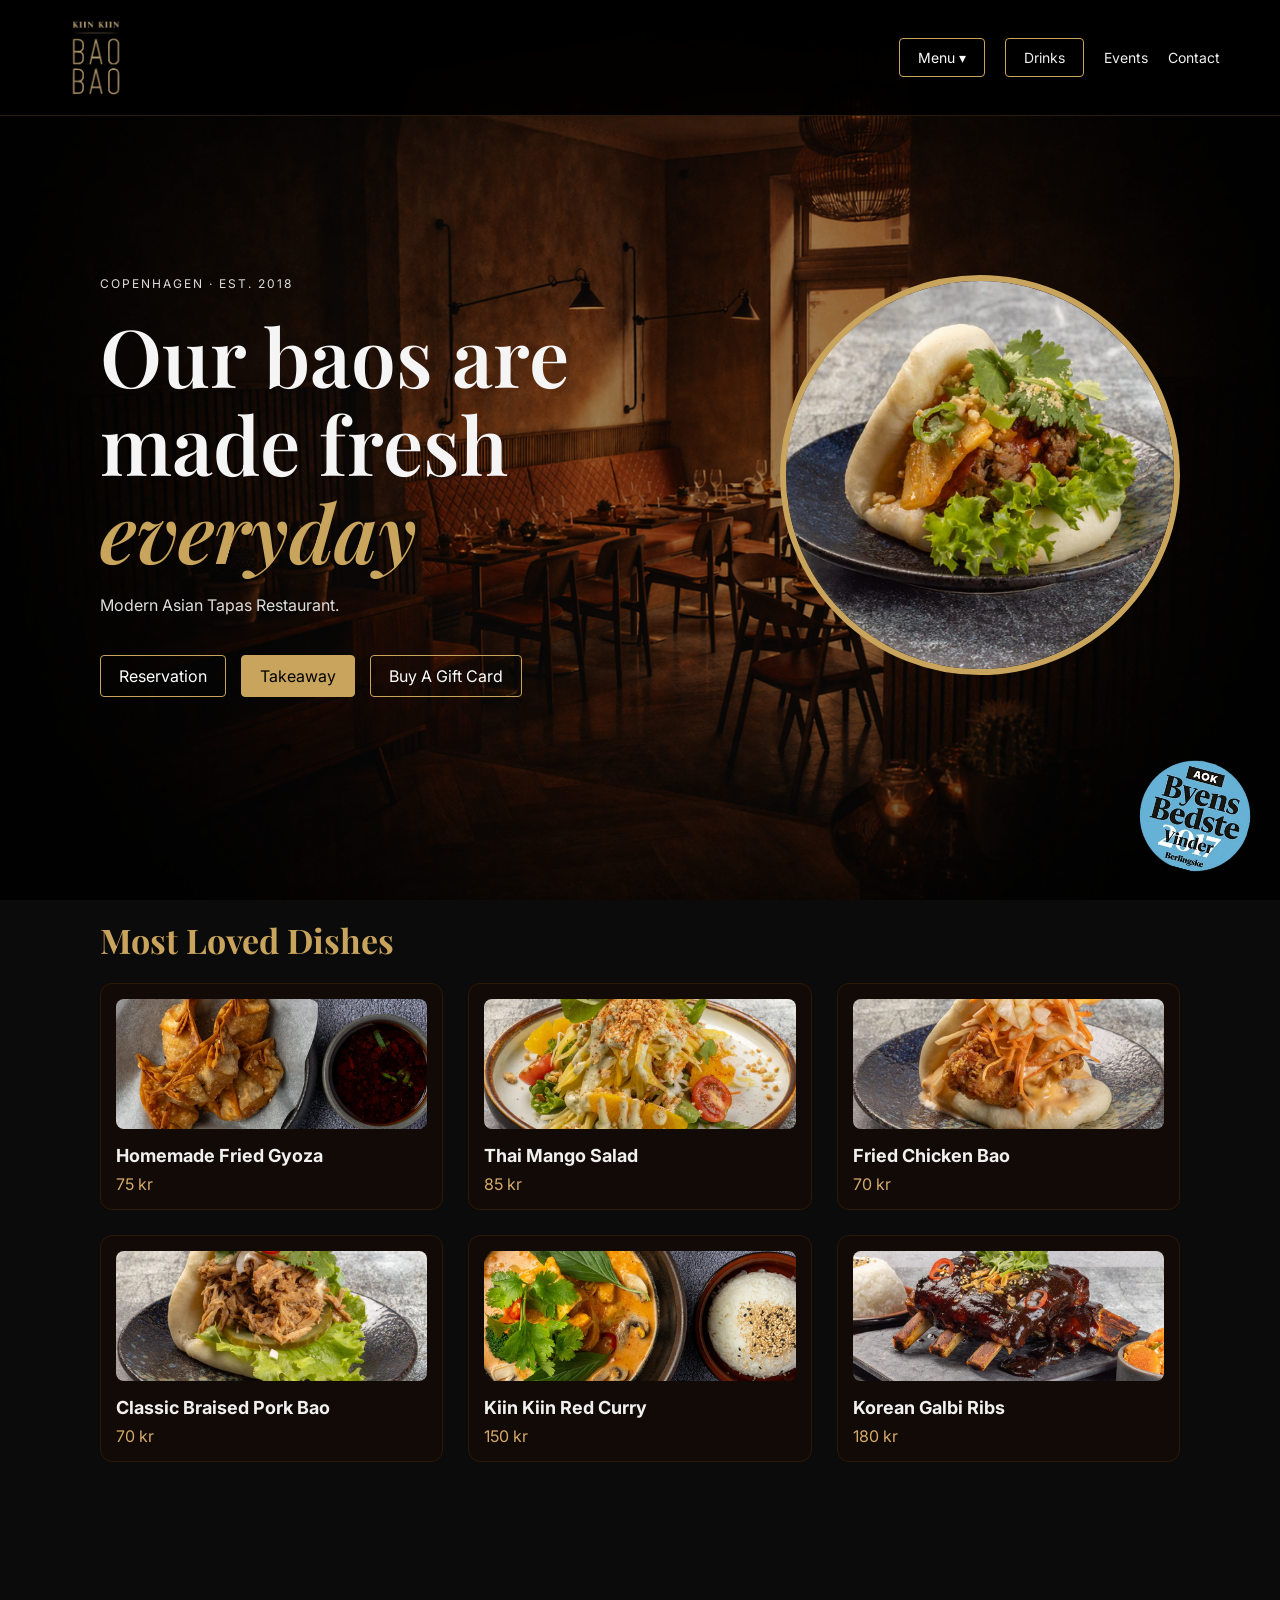
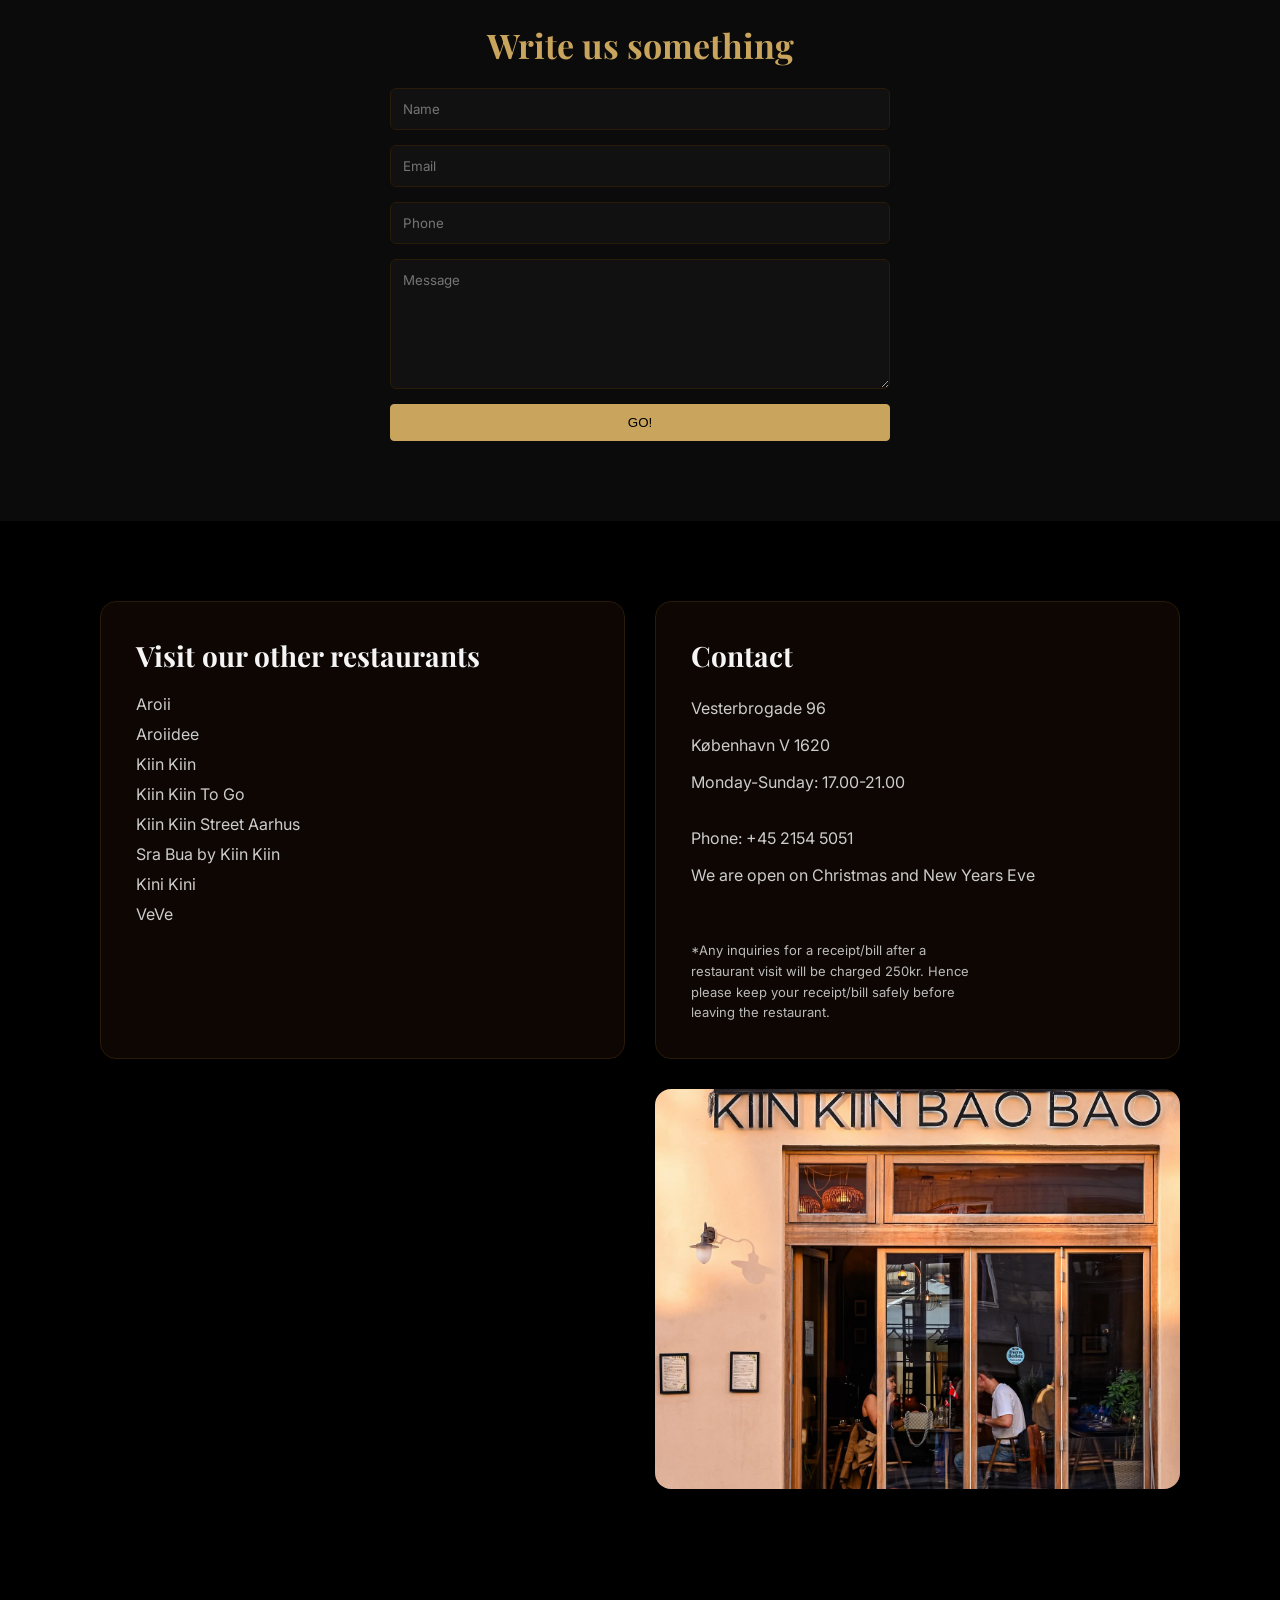
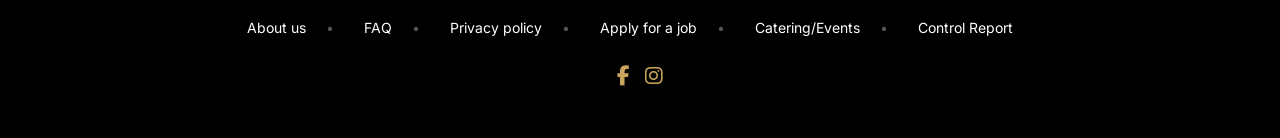
<file: index.html>
<!DOCTYPE html>
<html lang="en">
<head>
<meta charset="UTF-8">
<meta name="viewport" content="width=device-width, initial-scale=1.0">
<title>Kiin Bao Bao</title>

<link href="https://fonts.googleapis.com/css2?family=Playfair+Display:wght@400;600;700&family=Inter:wght@300;400&display=swap" rel="stylesheet">
<link rel="stylesheet" href="style.css?v=2">
<link rel="stylesheet" href="https://cdnjs.cloudflare.com/ajax/libs/font-awesome/6.5.0/css/all.min.css">
</head>

<body>

<!-- NAVBAR -->
<nav class="navbar">
    <img src="images/logo.png" class="logo" alt="Kiin Bao Bao logo">

    <div class="nav-links">

        <div class="dropdown">
            <button class="dropbtn btn-outline" type="button">Menu ▾</button>
            <div class="dropdown-content">

                <a href="menu.html">À la carte</a>
                <a href="3course.html">3-course Menu</a>
                <a href="tasting.html">Tasting Menu</a>
                <a href="kids.html">Kids Menu</a>
            </div>
        </div>
        <a href ="drinks.html" target="_blank" class="btn-outline">Drinks</a>
        <a href="events.html">Events</a>
        <a href="#contact">Contact</a>

    </div>
</nav>

<!-- HERO -->
<section class="hero">
    <div class="hero-text">
        <p class="sub">COPENHAGEN · EST. 2018</p>
        <h1>Our baos are made fresh <span>everyday</span></h1>
        <p>Modern Asian Tapas Restaurant.</p>

        <div class="hero-buttons">

      
            <a href="https://book.easytable.com/book/?id=2a075" target="_blank" rel="noopener noreferrer" class="btn-outline">Reservation</a>
            <a href="https://eat.kiinbao.dk/" target="_blank" rel="noopener noreferrer" class="btn">Takeaway</a>
                  <a href="https://kiinkiingifts.dk/kiin/" target="_blank" rel="noopener noreferrer" class="btn-outline">Buy A Gift Card</a>
        </div>
    </div>

    <div class="hero-image">
        <img id="hero-img" src="images/pork-bao.jpg" alt="Food">
    </div>
</section>

<!-- BEST SELLERS -->
<section>
    <h2>Most Loved Dishes</h2>

    <div class="grid">

        <div class="card" data-title="Gyoza Dumplings" data-desc="Fried Dumplings with chicken and kimchi filling served with black vinegar and laoganma chili crisps." data-img="images/gyoza.jpg">
            <img src="images/gyoza.jpg" alt="Homemade Fried Gyoza">
            <h3>Homemade Fried Gyoza</h3>
            <span>75 kr</span>
        </div>

        <div class="card" data-title="Thai Mango Salad" data-desc="Fresh mango salad with cucumber, carrots, lettuce dressed with homemade yum sauce, basil mayo, crushed cashew, orange slices and watercress." data-img="images/mango-salad.jpg">
            <img src="images/mango-salad.jpg" alt="Thai Mango Salad">
            <h3>Thai Mango Salad</h3>
            <span>85 kr</span>
        </div>

        <div class="card" data-title="Fried Chicken Bao" data-desc="Soft steamed bao with fried chicken, chili mayo and carrot and cabbage pickle." data-img="images/chicken-bao.jpg">
            <img src="images/chicken-bao.jpg" alt="Fried Chicken Bao">
            <h3>Fried Chicken Bao</h3>
            <span>70 kr</span>
        </div>

        <div class="card" data-title="Classic Braised Pork Bao" data-desc="Soft steamed bao with braised pork, goma mayo, crushed peanuts, spring onion, red onion, coriander and chili." data-img="images/pork-bao.jpg">
            <img src="images/pork-bao.jpg" alt="Classic Braised Pork Bao">
            <h3>Classic Braised Pork Bao</h3>
            <span>70 kr</span>
        </div>

        <div class="card" data-title="Kiin Kiin Red Curry" data-desc="Red curry with kiin kiin thai spices, coconut milk, fish sauce and sweetened with condensed milk." data-img="images/red-curry.jpg">
            <img src="images/red-curry.jpg" alt="Kiin Kiin Red Curry">
            <h3>Kiin Kiin Red Curry</h3>
            <span>150 kr</span>
        </div>

        <div class="card" data-title="Korean Galbi Ribs" data-desc="Korean style short ribs, slow cooked and grilled with homemade savory sauce, served with rice and homemade kimchi." data-img="images/galby-ribs.jpg">
            <img src="images/galby-ribs.jpg" alt="Korean Galbi Ribs">
            <h3>Korean Galbi Ribs</h3>
            <span>180 kr</span>
        </div>

    </div>
</section>

<!-- CONTACT -->
<section class="contact-form">
    <h2>Write us something</h2>
    <form>
        <input type="text" placeholder="Name">
        <input type="email" placeholder="Email">
        <input type="tel" placeholder="Phone">
        <textarea placeholder="Message"></textarea>
        <button class="btn" type="submit">GO!</button>
    </form>
</section>

<!-- FOOTER -->
<div class="bottom-section">

    <div class="other-restaurants-block">
        <h3>Visit our other restaurants</h3>

        <div class="restaurants-list">
            <a href="https://aroii.dk/" target="_blank" rel="noopener noreferrer">Aroii</a>
            <a href="https://www.aroiidee.dk/" target="_blank" rel="noopener noreferrer">Aroiidee</a>
            <a href="https://www.kiin.dk/" target="_blank" rel="noopener noreferrer">Kiin Kiin</a>
            <a href="https://kiinkiintogo.dk/" target="_blank" rel="noopener noreferrer">Kiin Kiin To Go</a>
            <a href="https://www.kiinkiinaar.dk/" target="_blank" rel="noopener noreferrer">Kiin Kiin Street Aarhus</a>
            <a href="https://www.kempinski.com/en/siam-hotel/restaurants-bars/sra-bua-by-kiin-kiin" target="_blank" rel="noopener noreferrer">Sra Bua by Kiin Kiin</a>
            <a href="https://www.kinikini.dk/" target="_blank" rel="noopener noreferrer">Kini Kini</a>
            <a href="https://www.veve.dk/" target="_blank" rel="noopener noreferrer">VeVe</a>
        </div>
    </div>

    <div class="find-us-block" id="contact">
        
        <h3>Contact</h3>
        <p>Vesterbrogade 96</p>
        <p>København V 1620</p>
        <p>Monday-Sunday: 17.00-21.00</p><br>
<p>Phone: +45 2154 5051</p>
<p>We are open on Christmas and New Years Eve</p>

        <div class="receipt-note">
            *Any inquiries for a receipt/bill after a restaurant visit will be charged 250kr.
            Hence please keep your receipt/bill safely before leaving the restaurant.
        </div>
    </div>

    <div class="footer">
        <div class="footer-map">
            <iframe src="https://www.google.com/maps?q=Vesterbrogade+96+Copenhagen&output=embed" title="Map"></iframe>
        </div>
    </div>
 <div class="footer-photo">
        <img src="about/bao2.jpg" alt="Kiin Kiin Bao Bao">
    </div>
</div>

<!-- BADGE -->
<img src="images/byensbedste.png" class="floating-badge" alt="Byens Bedste badge">

<!-- FOOD MODAL -->
<div id="food-modal" class="modal">
    <div class="modal-content split">
        <span class="close-btn">&times;</span>

        <div class="modal-left">
            <img id="modal-img" alt="Food item">
        </div>

        <div class="modal-right">
            <h2 id="modal-title"></h2>
            <p id="modal-desc"></p>
        </div>
    </div>
</div>

<!-- SCRIPT -->
<script>
/* HERO FADE */
const heroItems = [
    { img: "images/beef.jpg", title: "Beef Brisket Bao", desc: "Soft steamed bao with slow cooked beef brisket, Bar-b-q sauce, crushed peanuts, spring onion, grilled pineapple and coriander" },
    { img: "images/porto.jpg", title: "Portobello Panko Bao (Vegan)", desc: "Soft steamed bao with fried portobello with panko, truffle or basil mayo (vegan), raddish pickle and fresh dill" },
    { img: "images/mango-salad.jpg", title: "Thai Mango Salad", desc: "Fresh mango salad with cucumber, carrots, lettuce dressed with homemade yum sauce, basil mayo, crushed cashew, orange slices and watercress." },
    { img: "images/red-curry.jpg", title: "Kiin Kiin Red Curry", desc: "Red curry with kiin kiin thai spices, coconut milk, fish sauce and sweetened with condensed milk." },
    {img: "images/galby-ribs.jpg", title: "Korean Galbi Short Ribs", desc: "Korean style short ribs, slow cooked and grilled with homemade savory sauce, served with rice and homemade kimchi"}
];

let index = 0;
const heroImg = document.getElementById("hero-img");

function updateHero() {
    const item = heroItems[index];

    heroImg.classList.add("fade-out");

    setTimeout(() => {
        heroImg.src = item.img;
        heroImg.dataset.title = item.title;
        heroImg.dataset.desc = item.desc;
        heroImg.dataset.img = item.img;
        heroImg.classList.remove("fade-out");
    }, 300);
}

updateHero();

setInterval(() => {
    index = (index + 1) % heroItems.length;
    updateHero();
}, 5000);

/* FOOD MODAL */
const modal = document.getElementById("food-modal");
const modalImg = document.getElementById("modal-img");
const modalTitle = document.getElementById("modal-title");
const modalDesc = document.getElementById("modal-desc");

document.querySelectorAll(".card").forEach(card => {
    card.onclick = () => {
        modal.style.display = "flex";
        modalImg.src = card.dataset.img;
        modalTitle.textContent = card.dataset.title;
        modalDesc.textContent = card.dataset.desc;
    };
});

heroImg.onclick = () => {
    modal.style.display = "flex";
    modalImg.src = heroImg.dataset.img;
    modalTitle.textContent = heroImg.dataset.title;
    modalDesc.textContent = heroImg.dataset.desc;
};

document.querySelector(".close-btn").onclick = () => {
    modal.style.display = "none";
};

/* DROPDOWN DELAY */
const dropdowns = document.querySelectorAll(".dropdown");

dropdowns.forEach(dropdown => {
    let timeout;

    dropdown.addEventListener("mouseenter", () => {
        clearTimeout(timeout);
        dropdown.classList.add("active");
    });

    dropdown.addEventListener("mouseleave", () => {
        timeout = setTimeout(() => {
            dropdown.classList.remove("active");
        }, 600);
    });
});

/* SECOND FOOTER */


/* CLICK OUTSIDE */
window.addEventListener("click", (e) => {
    if (e.target === modal) {
        modal.style.display = "none";
    }
});
</script>
<div class="footer-clean">

    <div class="footer-links">
        <a href="about.html" target="_blank" rel="noopener noreferrer">About us</a>
        <a href="faq.html" target="_blank" rel="noopener noreferrer">FAQ</a>
        <a href="privacy.html" target="_blank" rel="noopener noreferrer">Privacy policy</a>
        <a href="job.html">Apply for a job</a>
        <a href="events.html">Catering/Events</a>
        <a href="https://www.findsmiley.dk/Sider/Search.aspx?k=kiin%20kiin%20bao%20bao" target="_blank" rel="noopener noreferrer">Control Report</a>
    </div>

    <div class="footer-social">

        <div class="socials">
            <a href="https://www.facebook.com/kiinkiinbaobao" target="_blank" rel="noopener noreferrer" aria-label="Facebook">
                <i class="fab fa-facebook-f"></i>
            </a>
            <a href="https://www.instagram.com/kiinkiinbaobao/" target="_blank" rel="noopener noreferrer" aria-label="Instagram">
                <i class="fab fa-instagram"></i>
            </a>
        </div>
    </div>

</div>
</body>
</html>
</file>
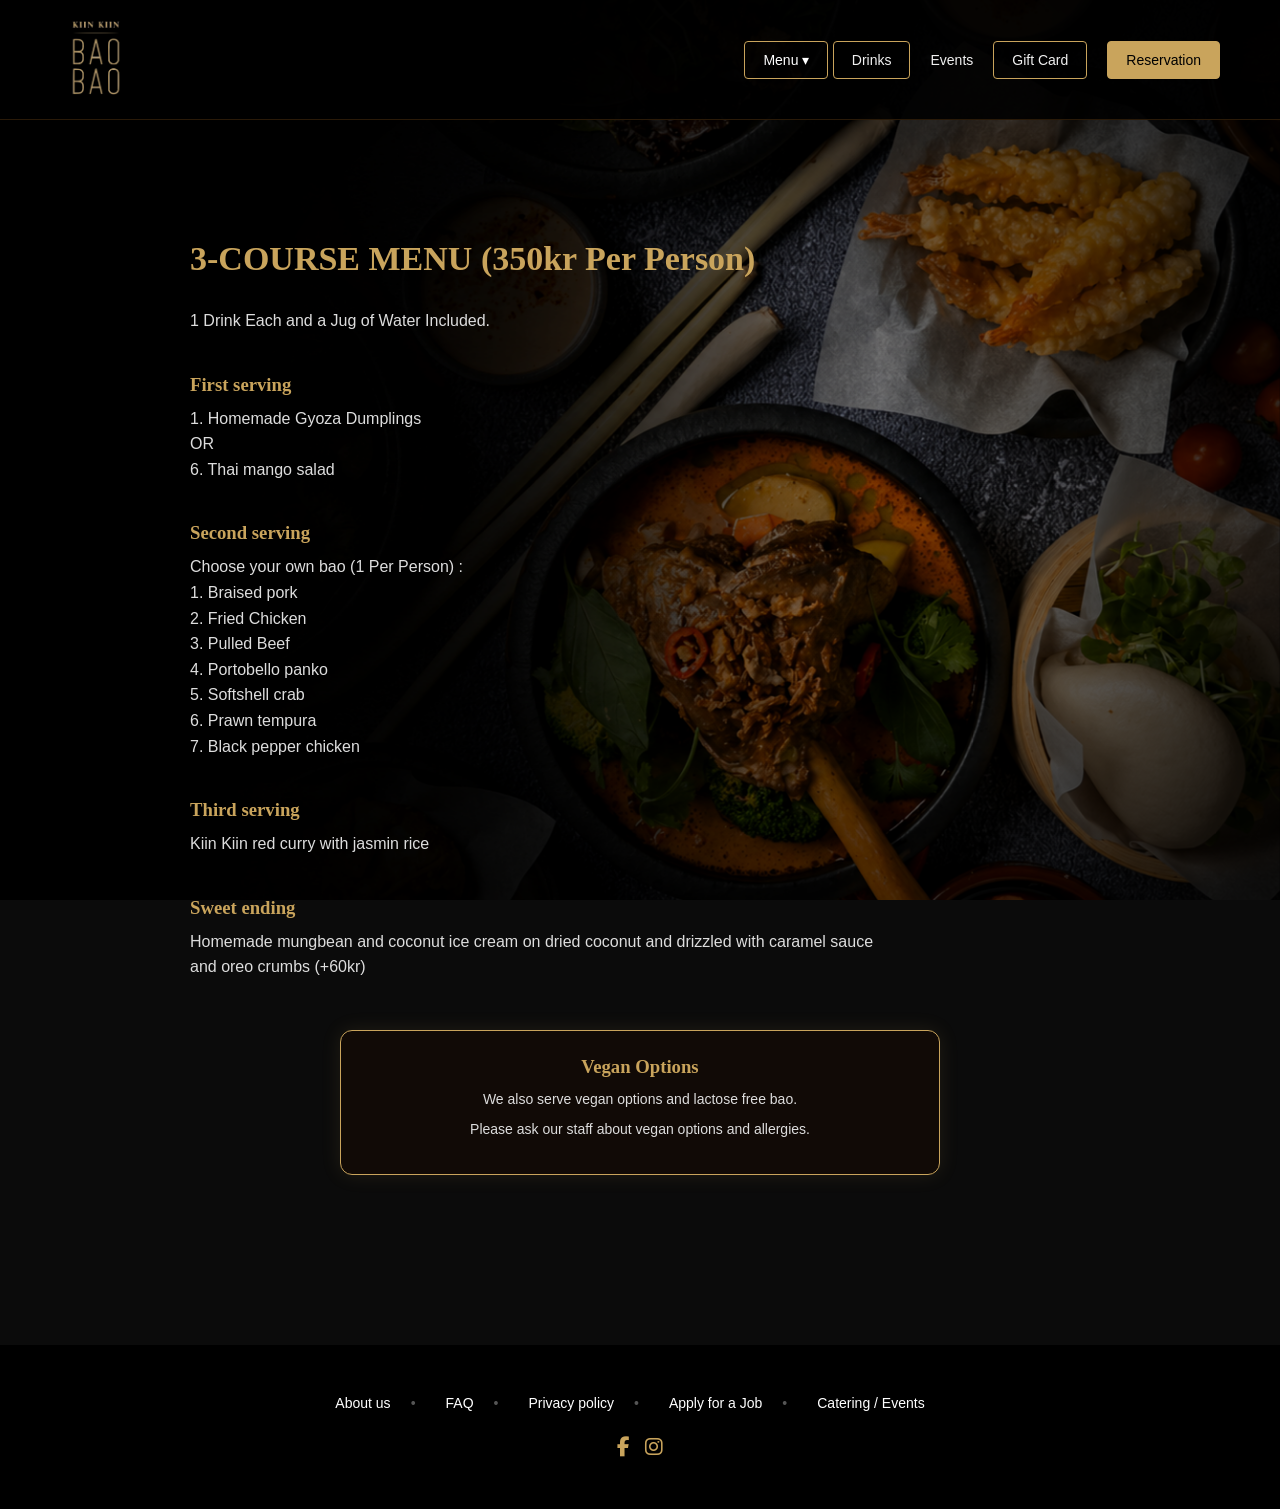
<file: 3course.html>
<!DOCTYPE html>
<html lang="en">
<head>
<meta charset="UTF-8">
<meta name = "viewport" content="width=device-width", initial-scale="1.0">
<title>3 Course Menu</title>
<link rel="stylesheet" href="style.css">
<link rel="stylesheet" href="https://cdnjs.cloudflare.com/ajax/libs/font-awesome/6.5.1/css/all.min.css">
</head>

<body class="menu-bg">
    

<nav class="navbar">
    <a href="index.html">
    <img src="images/logo.png" class="logo">
</a>

    <div class="nav-links">

        

        <div class="dropdown">
            <button class="dropbtn btn-outline">Menu ▾</button>
            <div class="dropdown-content">
                <a href="menu.html">À la carte</a>
        
                <a href="tasting.html">Tasting Menu</a>
                <a href="kids.html">Kids Menu</a>
            </div>
            <a href ="drinks.html" target="_blank" class="btn-outline">Drinks</a>
        </div>

        <a href="#">Events</a>

        <a href="https://kiinkiingifts.dk/kiin/" target="_blank" class="btn-outline">Gift Card</a>
        <a href="https://book.easytable.com/book/?id=2a075" target="_blank" class="btn">Reservation</a>
    </div>
</nav>

<section class="menu-page">

<h2>3-COURSE MENU (350kr Per Person)</h2>

<p>1 Drink Each and a Jug of Water Included.

</p>

<h3>First serving</h3>
<p>1. Homemade Gyoza Dumplings <br> OR <br>6. Thai mango salad</p>

<h3>Second serving</h3>
<p>Choose your own bao (1 Per Person) : <br>1. Braised pork  <br>2. Fried Chicken <br>3. Pulled Beef <br>4. Portobello panko  <br>5. Softshell crab <br>6. Prawn tempura <br>7. Black pepper chicken</p>

<h3>Third serving</h3>
<p>Kiin Kiin red curry with jasmin rice</p>

<h3>Sweet ending</h3>
<p>Homemade mungbean and coconut ice cream on dried coconut and drizzled with caramel sauce and oreo crumbs (+60kr)</p>

<div class="vegan-note">
    <h3>Vegan Options</h3>
    <p>We also serve vegan options and lactose free bao.</p>
    <p>Please ask our staff about vegan options and allergies.</p>
</div>

</section>

<div class="footer-clean">

    <div class="footer-links">
        <a href="about.html" onclick="openAboutPopup()">About us</a>
        <a href="faq.html">FAQ</a>
        <a href="privacy.html">Privacy policy</a>
        <a href="job.html">Apply for a Job</a>
        <a href="events.html">Catering / Events</a>
    </div>

    <div class="footer-social">
       

        <div class="socials">
             <a href="https://www.facebook.com/kiinkiinbaobao" target="_blank" rel="noopener noreferrer" aria-label="Facebook">
                <i class="fab fa-facebook-f"></i>
            </a>
            <a href="https://www.instagram.com/kiinkiinbaobao/" target="_blank" rel="noopener noreferrer" aria-label="Instagram">
                <i class="fab fa-instagram"></i> </a>
        </div>
    </div>

</div>

</body>
</html>
</file>
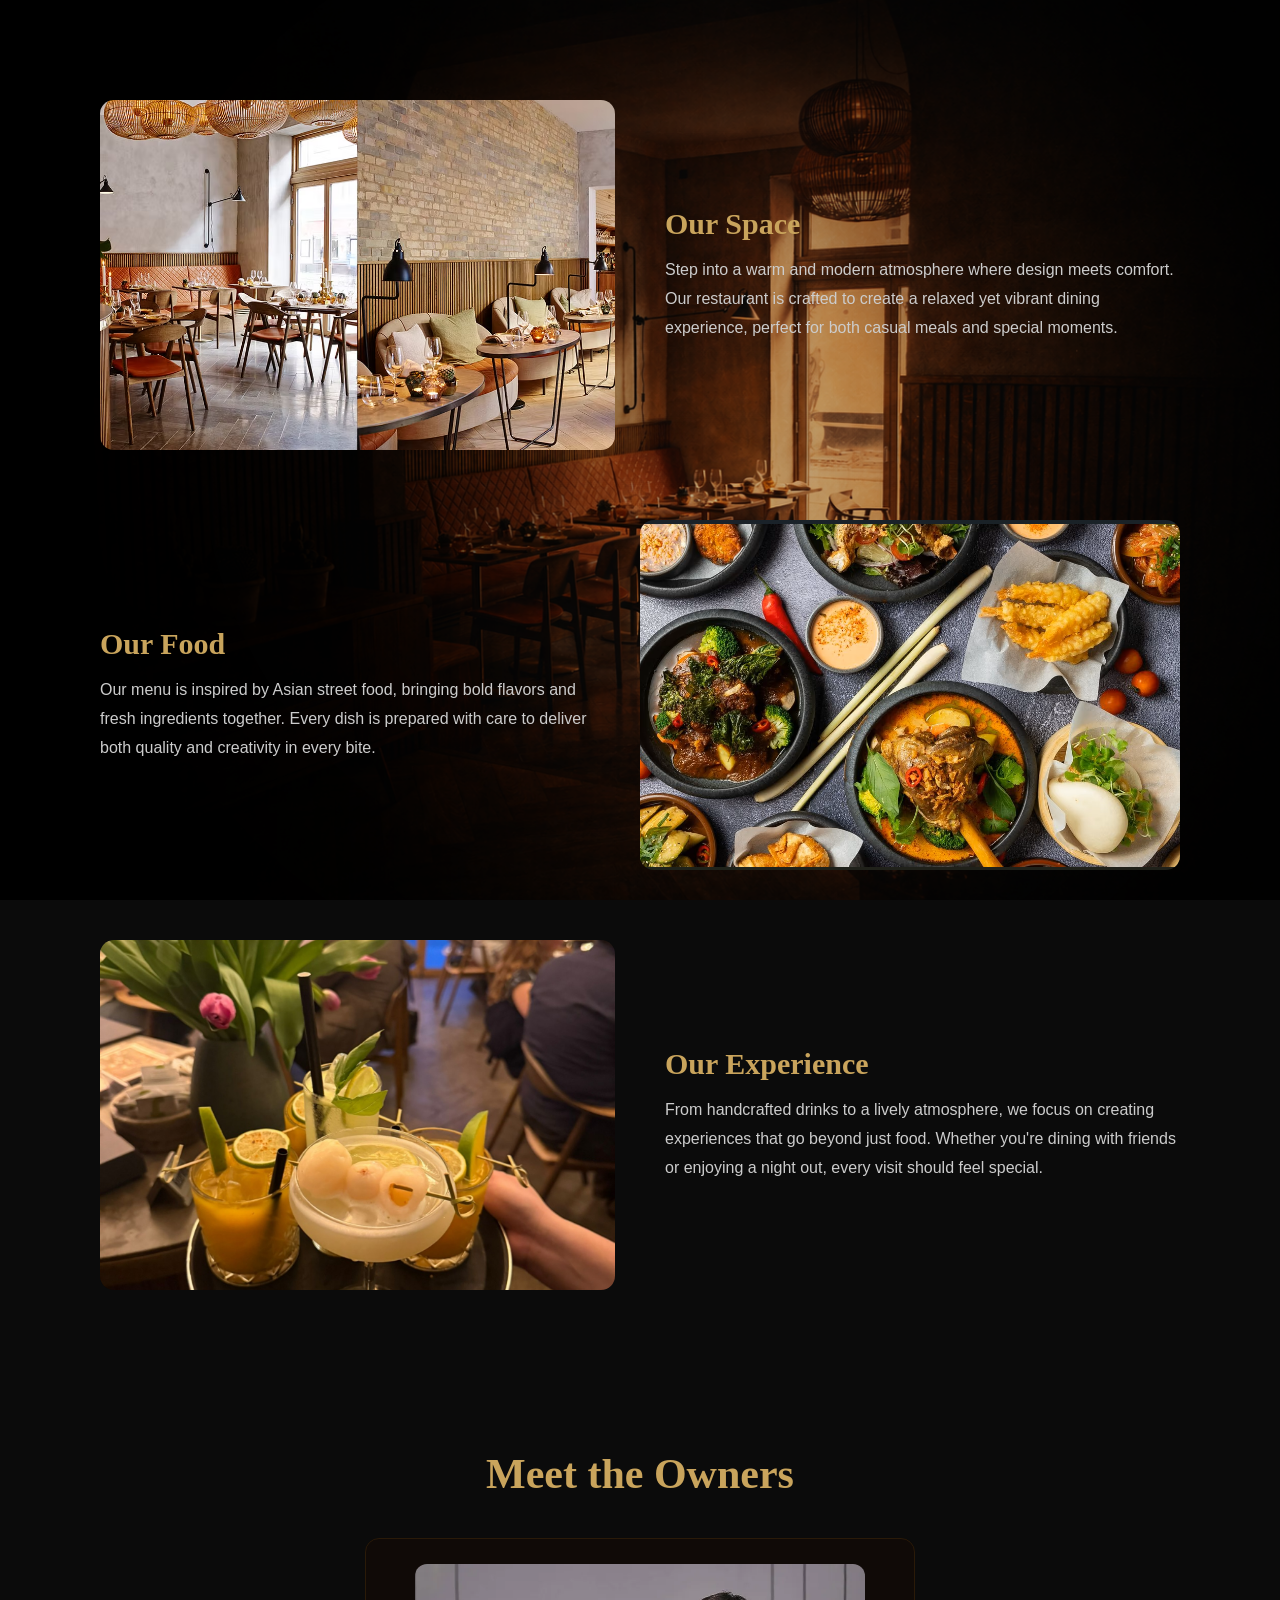
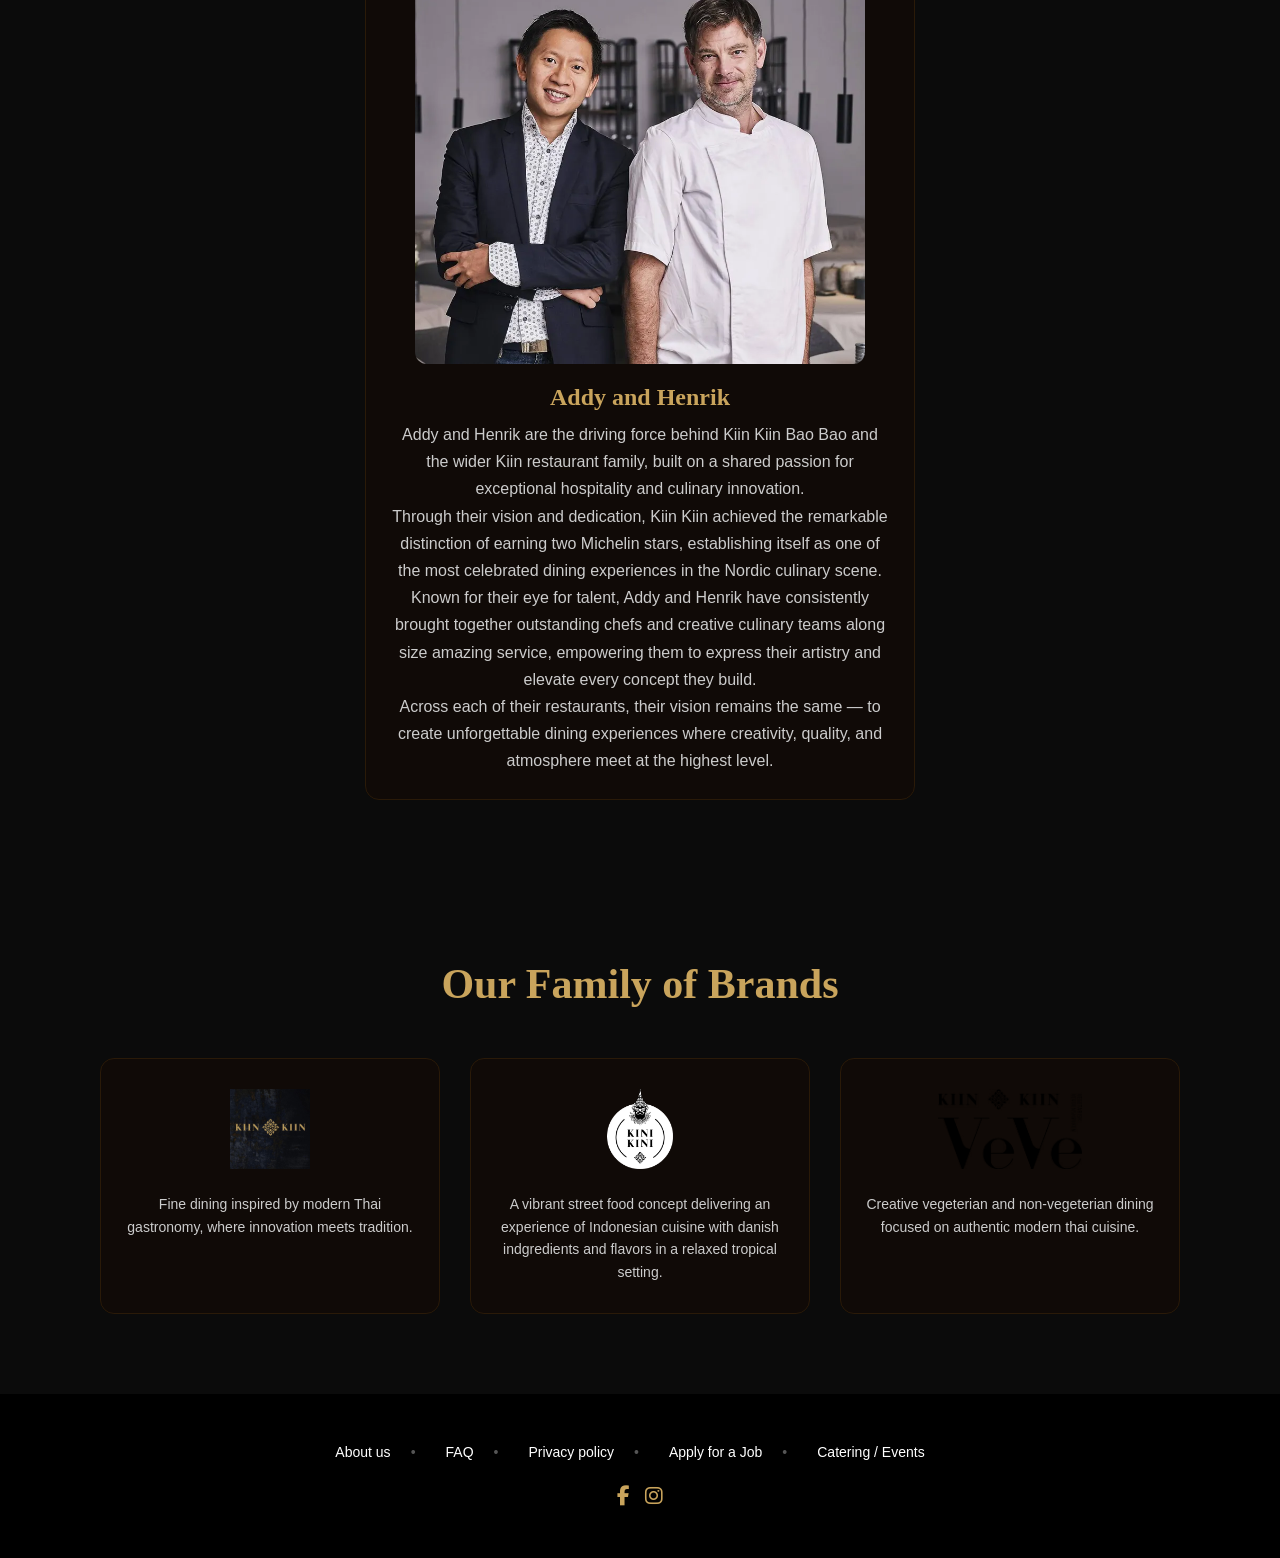
<file: about.html>
<!DOCTYPE html>
<html lang="en">
<head>
    <meta charset="UTF-8">
    <meta name="viewport" content="width=device-width, initial-scale=1.0">
    <title>About Us - KKBB</title>
    <link rel="stylesheet" href="style.css">
    <link rel="stylesheet" href="https://cdnjs.cloudflare.com/ajax/libs/font-awesome/6.5.1/css/all.min.css">
</head>

<body class="about-bg">

<!-- OVERLAY -->
<div class="about-overlay"></div>
<section class="about-section">

    <div class="about-block">
        <img src="about/bao3.jpg">
        <div class="about-text">
            <h3>Our Space</h3>
            <p>
                Step into a warm and modern atmosphere where design meets comfort. 
                Our restaurant is crafted to create a relaxed yet vibrant dining experience, 
                perfect for both casual meals and special moments.
            </p>
        </div>
    </div>

    <div class="about-block reverse">
        <img src="about/bao6.jpg">
        <div class="about-text">
            <h3>Our Food</h3>
            <p>
                Our menu is inspired by Asian street food, bringing bold flavors and 
                fresh ingredients together. Every dish is prepared with care to deliver 
                both quality and creativity in every bite.
            </p>
        </div>
    </div>

    <div class="about-block">
        <img src="about/bao1.jpg">
        <div class="about-text">
            <h3>Our Experience</h3>
            <p>
                From handcrafted drinks to a lively atmosphere, we focus on creating 
                experiences that go beyond just food. Whether you're dining with friends 
                or enjoying a night out, every visit should feel special.
            </p>
        </div>
    </div>

</section>

<section class="owners-section">

    <h2>Meet the Owners</h2>

    <div class="owners-grid">

        <div class="owner-card">
            <img src="about/ah.jpg" alt="Owner 1">
            <h3>Addy and Henrik</h3>
         <p>
<p>
    Addy and Henrik are the driving force behind Kiin Kiin Bao Bao and the wider Kiin restaurant family, built on a shared passion for exceptional hospitality and culinary innovation.
</p>

<p>
    Through their vision and dedication, Kiin Kiin achieved the remarkable distinction of earning two Michelin stars, establishing itself as one of the most celebrated dining experiences in the Nordic culinary scene.
</p>

<p>
    Known for their eye for talent, Addy and Henrik have consistently brought together outstanding chefs and creative culinary teams along size amazing service, empowering them to express their artistry and elevate every concept they build.
</p>

<p>
    Across each of their restaurants, their vision remains the same — to create unforgettable dining experiences where creativity, quality, and atmosphere meet at the highest level.
</p>
        </div>

    </div>

</section>

<section class="brand-showcase">

    <h2>Our Family of Brands</h2>

    <div class="brand-grid">

        <div class="brand-card">
            <img src="about/kk.jpg" alt="Kiin Kiin">
            <p>
                Fine dining inspired by modern Thai gastronomy, where innovation meets tradition.
            </p>
        </div>

        <div class="brand-card">
            <img src="about/kiki.jpg" alt="Kini Kini">
            <p>
                A vibrant street food concept delivering an experience of Indonesian cuisine with danish indgredients and flavors in a relaxed tropical setting.
            </p>
        </div>

        <div class="brand-card">
            <img src="about/vv.jpg" alt="VeVe">
            <p>
                Creative vegeterian and non-vegeterian dining focused on authentic modern thai cuisine.
            </p>
        </div>

    </div>

</section>
<div class="footer-clean">

    <div class="footer-links">
        <a href="about.html" onclick="openAboutPopup()">About us</a>
        <a href="faq.html">FAQ</a>
        <a href="privacy.html">Privacy policy</a>
        <a href="job.html">Apply for a Job</a>
        <a href="events.html">Catering / Events</a>
    </div>

    <div class="footer-social">
      

        <div class="socials">
            <a href="https://www.facebook.com/kiinkiinbaobao" target="_blank" rel="noopener noreferrer" aria-label="Facebook">
                <i class="fab fa-facebook-f"></i>
            </a>
            <a href="https://www.instagram.com/kiinkiinbaobao/" target="_blank" rel="noopener noreferrer" aria-label="Instagram">
                <i class="fab fa-instagram"></i> </a>
        </div>
    </div>

</div>

</body>
</html>
</file>
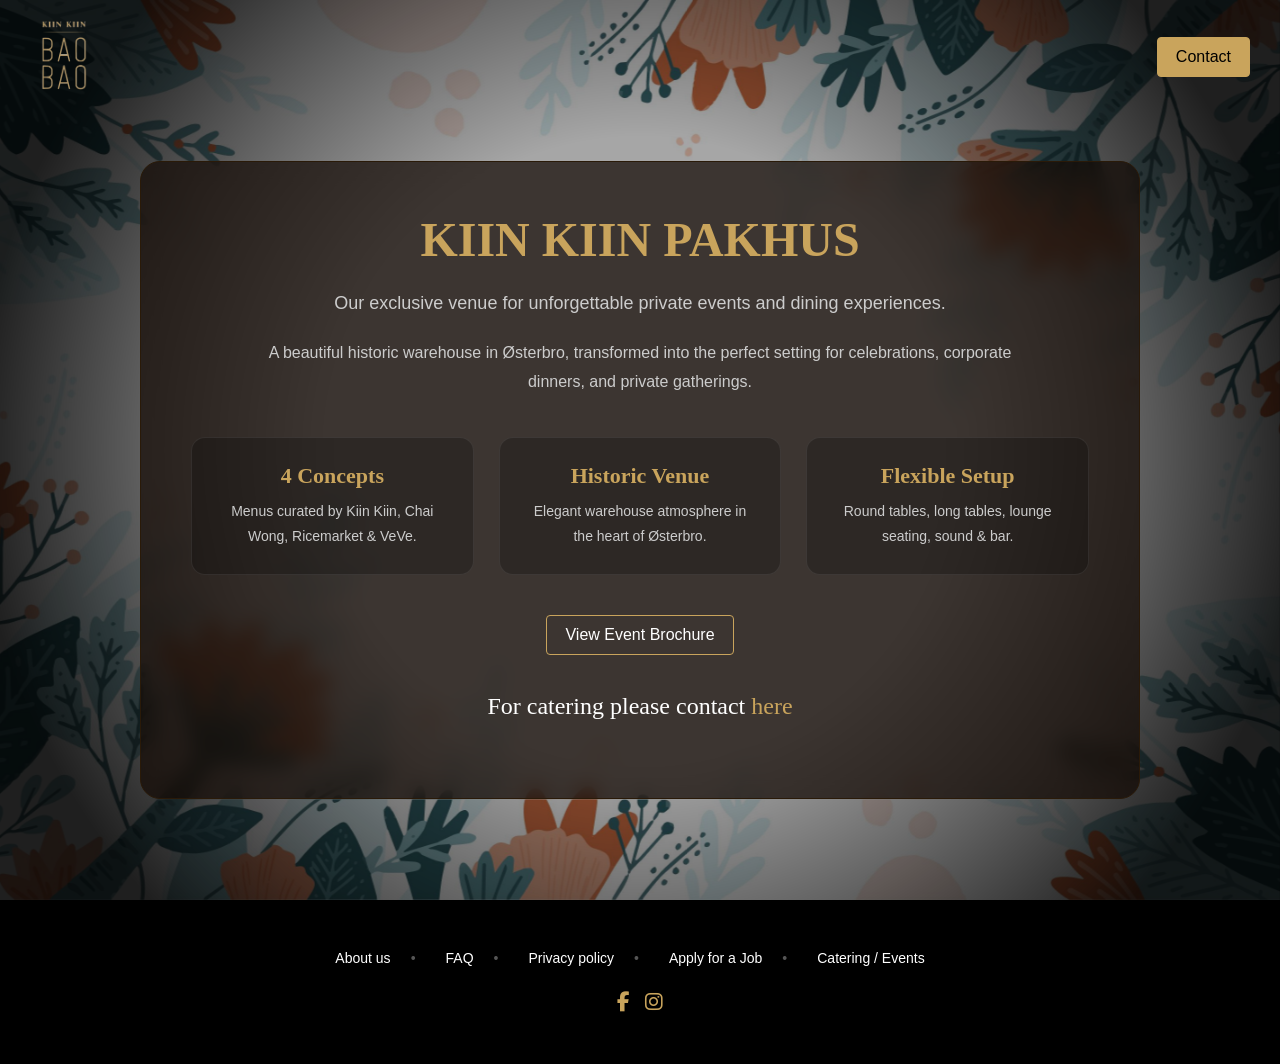
<file: events.html>
<!DOCTYPE html>
<html lang="en">
<head>
    <meta charset="UTF-8">
    <meta name="viewport" content="width=device-width, initial-scale=1.0">
    <title>Events - Kiin Bao</title>
    <link rel="stylesheet" href="style.css?v=2">
    <link rel="stylesheet" href="https://cdnjs.cloudflare.com/ajax/libs/font-awesome/6.5.1/css/all.min.css">
</head>

<body class="events-bg">

    <div class="page-topbar">
        <a href="index.html">
            <img src="images/logo.png" alt="Kiin Bao Logo" class="page-logo">
        </a>

        <a href="index.html#contact" class="btn">Contact</a>
    </div>

    <div class="events-overlay"></div>

    <section class="events-feature">

        <div class="events-feature-card">

            <h2>KIIN KIIN PAKHUS</h2>

            <p class="events-subtitle">
                Our exclusive venue for unforgettable private events and dining experiences.
            </p>

            <p>
                A beautiful historic warehouse in Østerbro, transformed into the perfect setting
                for celebrations, corporate dinners, and private gatherings.
            </p>

            <div class="events-highlights">

                <div class="highlight-box">
                    <h3>4 Concepts</h3>
                    <p>Menus curated by Kiin Kiin, Chai Wong, Ricemarket & VeVe.</p>
                </div>

                <div class="highlight-box">
                    <h3>Historic Venue</h3>
                    <p>Elegant warehouse atmosphere in the heart of Østerbro.</p>
                </div>

                <div class="highlight-box">
                    <h3>Flexible Setup</h3>
                    <p>Round tables, long tables, lounge seating, sound & bar.</p>
                </div>

            </div>

            <div class="events-cta-group">
                <a href="events/events.pdf" class="btn-outline" target="_blank">
                    View Event Brochure
                </a>

                <p class="catering-contact">
                    For catering please contact
                    <a href="mailto:kiinbao@gmail.com">here</a>
                </p>
            </div>

        </div>

    </section>

    <div class="footer-clean">
        <div class="footer-links">
            <a href="about.html">About us</a>
            <a href="faq.html">FAQ</a>
            <a href="privacy.html">Privacy policy</a>
            <a href="job.html">Apply for a Job</a>
            <a href="events.html">Catering / Events</a>
        </div>

        <div class="footer-social">
            

            <div class="socials">
                 <a href="https://www.facebook.com/kiinkiinbaobao" target="_blank" rel="noopener noreferrer" aria-label="Facebook">
                <i class="fab fa-facebook-f"></i>
            </a>
            <a href="https://www.instagram.com/kiinkiinbaobao/" target="_blank" rel="noopener noreferrer" aria-label="Instagram">
                <i class="fab fa-instagram"></i> </a>
            </div>
        </div>
    </div>

</body>
</html>
</file>
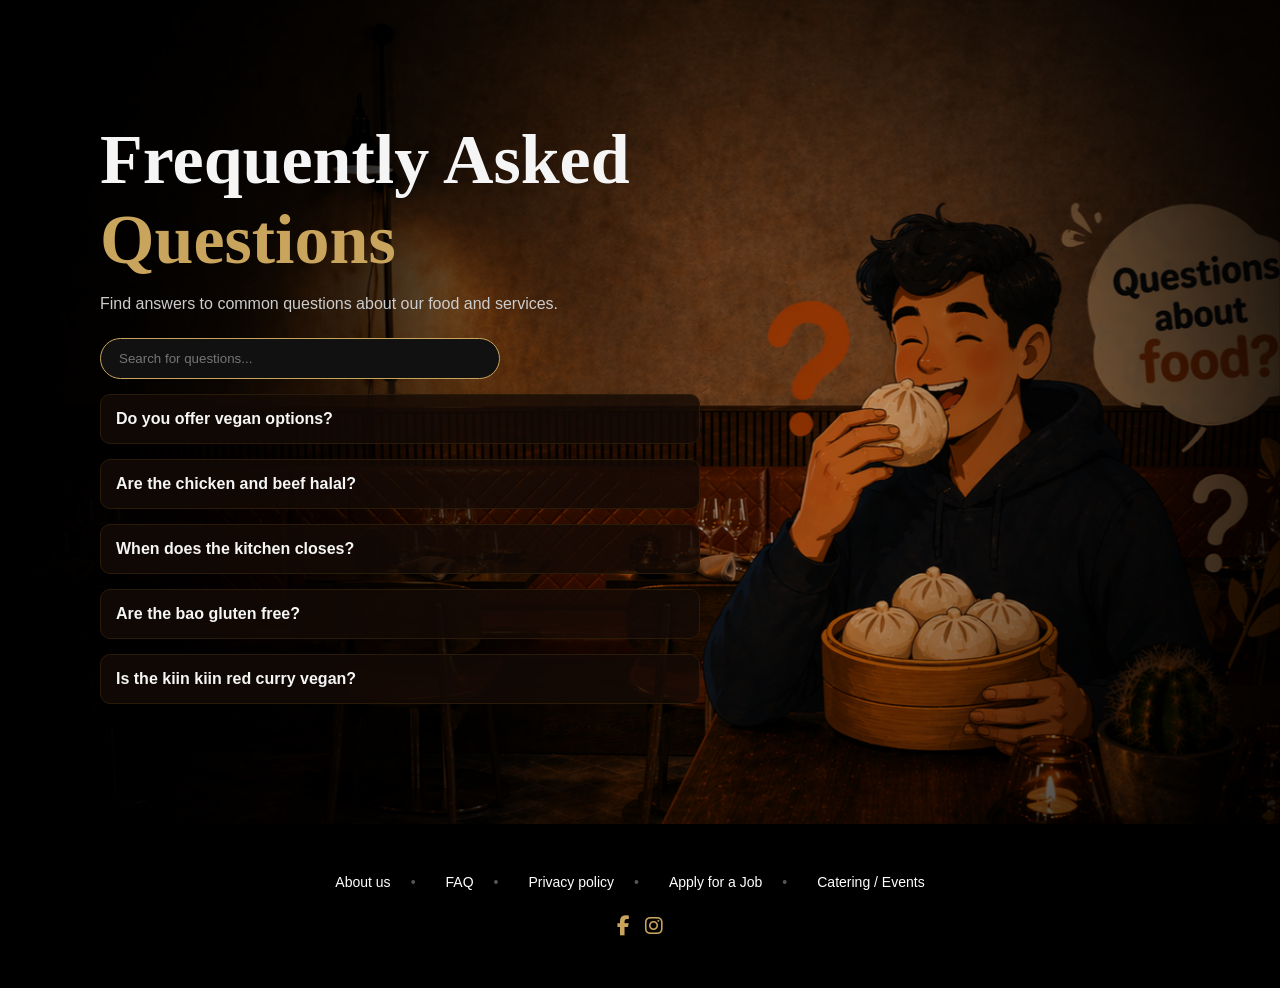
<file: faq.html>
<!DOCTYPE html>
<html lang="en">
<head>
    <meta charset="UTF-8">
    <meta name = "viewport" content="width=device-width", initial-scale="1.0">
    <title>FAQ - Kiin Bao</title>
    <link rel="stylesheet" href="style.css">
    <link rel="stylesheet" href="https://cdnjs.cloudflare.com/ajax/libs/font-awesome/6.5.1/css/all.min.css">
</head>

<body class="faq-bg">
<!-- LEFT DARK OVERLAY -->
<div class="faq-overlay"></div>

<!-- MAIN SECTION -->
<section class="faq-hero">

    <div class="faq-left">

        <h1>Frequently Asked <span>Questions</span></h1>

        <p>Find answers to common questions about our food and services.</p>

        <!-- SEARCH -->
        <input type="text" id="faqSearch" class="faq-search" placeholder="Search for questions...">

        <!-- FAQ ITEMS -->
        <div class="faq-item">
            <div class="faq-question">Do you offer vegan options?</div>
            <div class="faq-answer">Yes, we offer a variety of vegan and vegetarian dishes.</div>
        </div>

        <div class="faq-item">
            <div class="faq-question">Are the chicken and beef halal?</div>
            <div class="faq-answer">Yes, The chicken and beef used in our dishes are halal.</div>
        </div>

        <div class="faq-item">
            <div class="faq-question">When does the kitchen closes?</div>
            <div class="faq-answer">Our kitchen closes at 9 every night.</div>
        </div>

        <div class="faq-item">
            <div class="faq-question">Are the bao gluten free?</div>
            <div class="faq-answer">No but we do serve lactose free bao for vegan customers.</div>
        
        </div>
        <div class="faq-item">
            <div class="faq-question">Is the kiin kiin red curry vegan?</div>
            <div class="faq-answer">No because the red curry is prepared with fish sauce which is suitable for vegetarians and pesketaryen</div>
        </div>

    </div>

</section>

<!-- SCRIPT -->
<script>
const search = document.getElementById("faqSearch");
const items = document.querySelectorAll(".faq-item");

search.addEventListener("keyup", function () {
    let value = this.value.toLowerCase();

    items.forEach(item => {
        let text = item.innerText.toLowerCase();
        item.style.display = text.includes(value) ? "block" : "none";
    });
});

document.querySelectorAll(".faq-question").forEach(q => {
    q.addEventListener("click", () => {
        q.nextElementSibling.classList.toggle("active");
    });
});
</script>
<div class="footer-clean">

    <div class="footer-links">
        <a href="about.html" onclick="openAboutPopup()">About us</a>
        <a href="faq.html">FAQ</a>
        <a href="privacy.html">Privacy policy</a>
        <a href="job.html">Apply for a Job</a>
        <a href="events.html">Catering / Events</a>
    </div>

    <div class="footer-social">
      

        <div class="socials">
             <a href="https://www.facebook.com/kiinkiinbaobao" target="_blank" rel="noopener noreferrer" aria-label="Facebook">
                <i class="fab fa-facebook-f"></i>
            </a>
            <a href="https://www.instagram.com/kiinkiinbaobao/" target="_blank" rel="noopener noreferrer" aria-label="Instagram">
                <i class="fab fa-instagram"></i> </a>
        </div>
    </div>

</div>

</body>
</html>
</file>
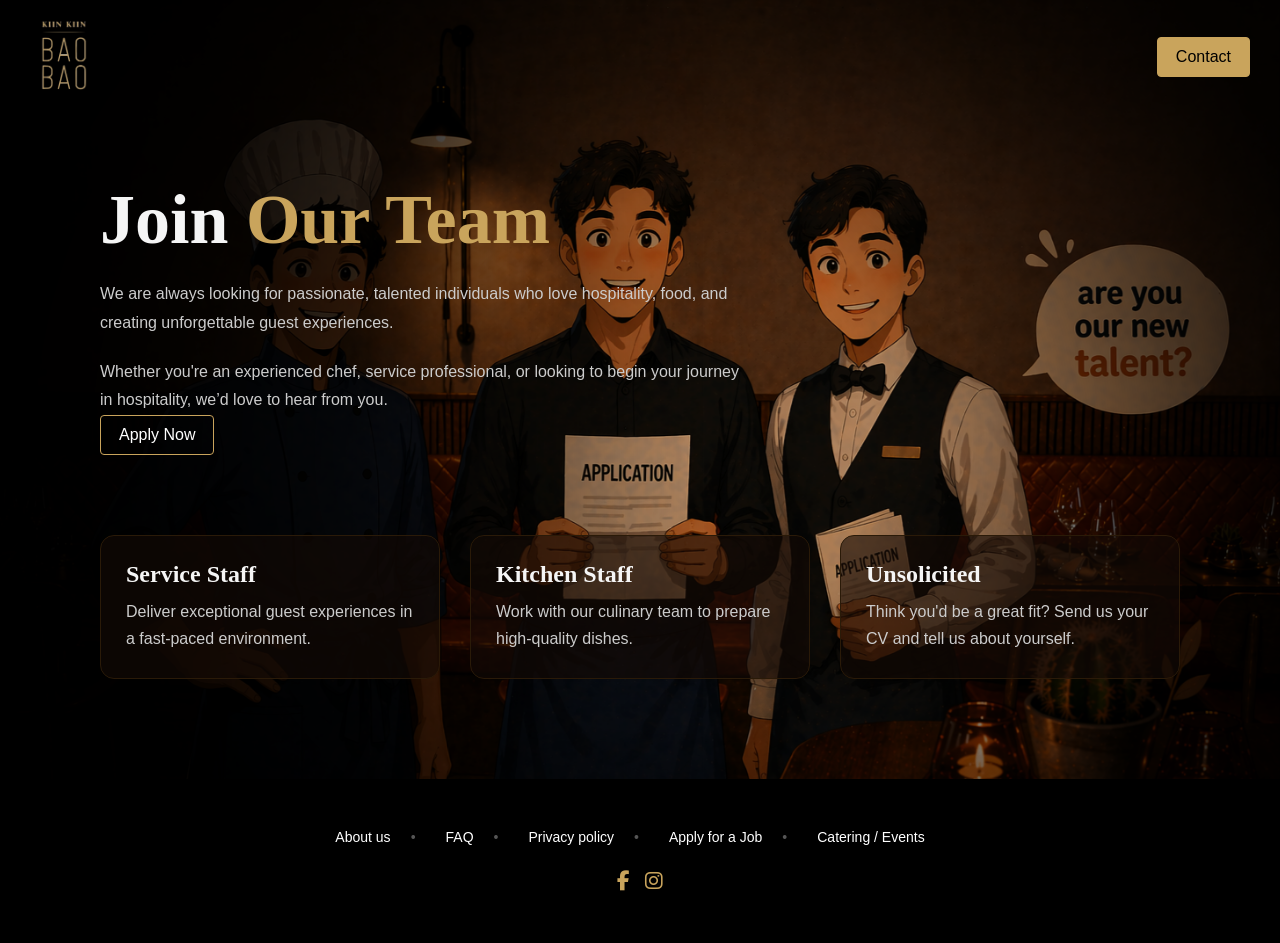
<file: job.html>
<!DOCTYPE html>
<html lang="en">
<head>
    <meta charset="UTF-8">
    <meta name = "viewport" content="width=device-width", initial-scale="1.0">
    <title>Careers - Kiin Bao</title>
    <link rel="stylesheet" href="style.css">
    <link rel="stylesheet" href="https://cdnjs.cloudflare.com/ajax/libs/font-awesome/6.5.1/css/all.min.css">
</head>

<body class="jobs-bg">

<div class="page-topbar">
    <a href="index.html">
        <img src="images/logo.png" class="page-logo">
    </a>

    <a href="index.html#contact" class="btn">Contact</a>
</div>

<div class="jobs-overlay"></div>

<section class="jobs-hero">

    <div class="jobs-left">
        <h1>Join <span>Our Team</span></h1>

        <p>
            We are always looking for passionate, talented individuals who love hospitality,
            food, and creating unforgettable guest experiences.
        </p>

        <p>
            Whether you're an experienced chef, service professional, or looking to begin
            your journey in hospitality, we’d love to hear from you.
        </p>

        <a href="mailto:lertchai@kiin.dk" class="btn-outline">Apply Now</a>
    </div>

</section>

<section class="job-listings">

    <div class="job-card">
        <h3>Service Staff</h3>
        <p>Deliver exceptional guest experiences in a fast-paced environment.</p>
    </div>

    <div class="job-card">
        <h3>Kitchen Staff</h3>
        <p>Work with our culinary team to prepare high-quality dishes.</p>
    </div>

    <div class="job-card">
        <h3>Unsolicited</h3>
        <p>Think you'd be a great fit? Send us your CV and tell us about yourself.</p>
    </div>

</section>
<div class="footer-clean">

    <div class="footer-links">
        <a href="about.html" onclick="openAboutPopup()">About us</a>
        <a href="faq.html">FAQ</a>
        <a href="privacy.html">Privacy policy</a>
        <a href="job.html">Apply for a Job</a>
        <a href="events.html">Catering / Events</a>
    </div>

    <div class="footer-social">
        

        <div class="socials">
             <a href="https://www.facebook.com/kiinkiinbaobao" target="_blank" rel="noopener noreferrer" aria-label="Facebook">
                <i class="fab fa-facebook-f"></i>
            </a>
            <a href="https://www.instagram.com/kiinkiinbaobao/" target="_blank" rel="noopener noreferrer" aria-label="Instagram">
                <i class="fab fa-instagram"></i> </a>
        </div>
    </div>

</div>

</body>
</html>
</file>
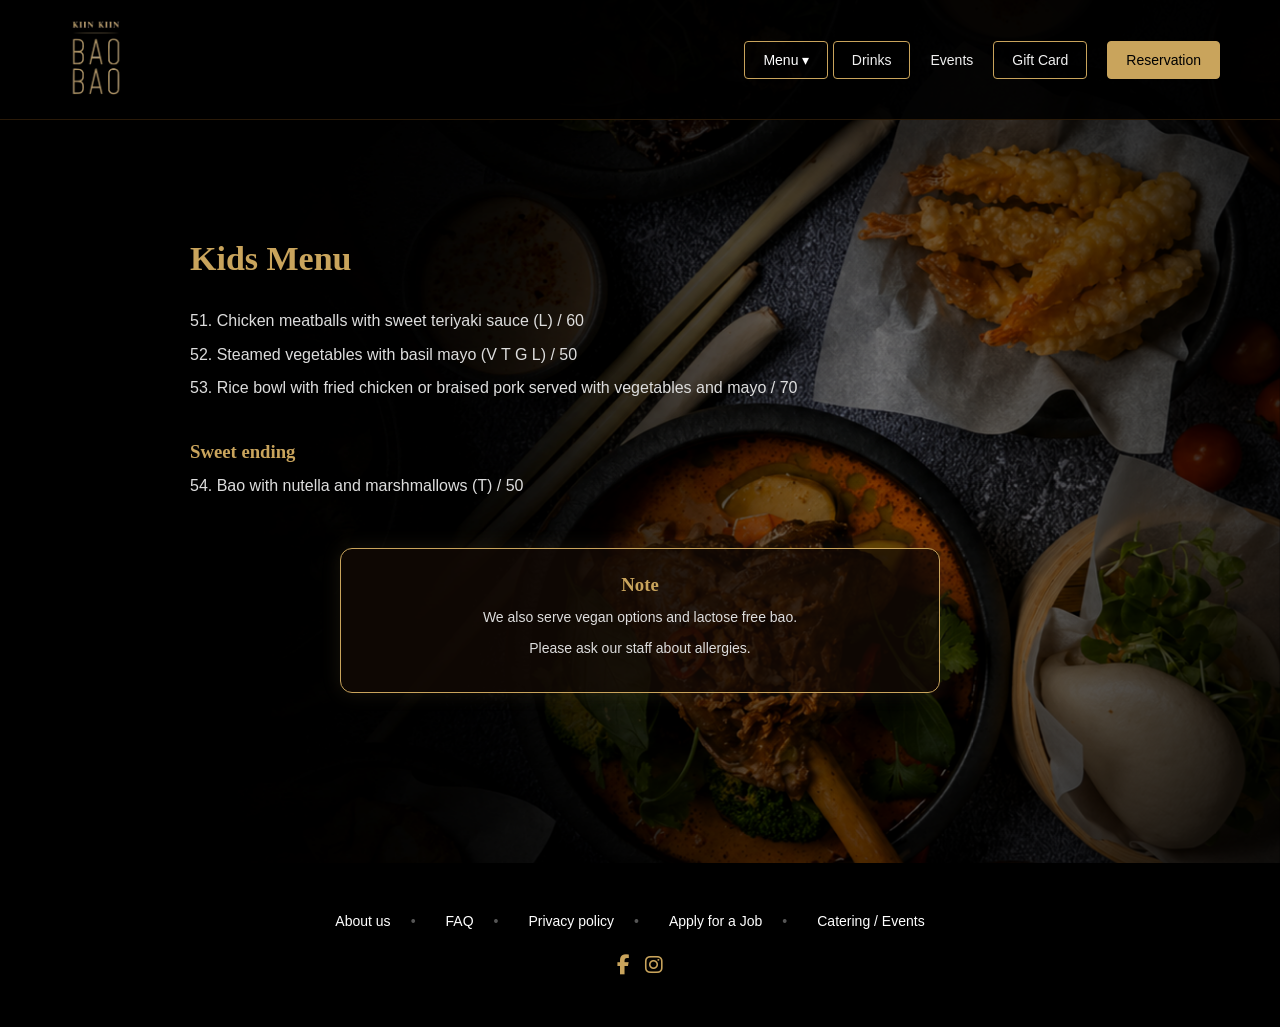
<file: kids.html>
<!DOCTYPE html>
<html lang="en">
<head>
    
<meta charset="UTF-8">
<meta name = "viewport" content="width=device-width", initial-scale="1.0">
<title>Kids Menu</title>
<link rel="stylesheet" href="style.css">
<link rel="stylesheet" href="https://cdnjs.cloudflare.com/ajax/libs/font-awesome/6.5.1/css/all.min.css">
</head>

<body class="menu-bg">

<nav class="navbar">
    <a href="index.html">
    <img src="images/logo.png" class="logo">
</a>

    <div class="nav-links">

        

        <div class="dropdown">
            <button class="dropbtn btn-outline">Menu ▾</button>
            <div class="dropdown-content">
                <a href="menu.html">À la carte</a>
                <a href="3course.html">3-course Menu</a>
                <a href="tasting.html">Tasting Menu</a>
            </div>
            <a href ="drinks.html" target="_blank" class="btn-outline">Drinks</a>
        </div>

        <a href="#">Events</a>

        <a href="https://kiinkiingifts.dk/kiin/" target="_blank" class="btn-outline">Gift Card</a>
        <a href="https://book.easytable.com/book/?id=2a075" target="_blank" class="btn">Reservation</a>
    </div>
</nav>

<section class="menu-page">

<h2>Kids Menu</h2>




<p>51. Chicken meatballs with sweet teriyaki sauce (L) / 60</p>

<p>52. Steamed vegetables with basil mayo (V T G L) / 50</p>


<p>53. Rice bowl with fried chicken or braised pork served with vegetables and mayo / 70</p>

<h3>Sweet ending</h3>
<p> 54. Bao with nutella and marshmallows (T) / 50</p>

<div class="vegan-note">
    <h3>Note</h3>
    <p>We also serve vegan options and lactose free bao.</p>
    <p>Please ask our staff about allergies.</p>
</div>

</section>
<div class="footer-clean">

    <div class="footer-links">
        <a href="about.html" onclick="openAboutPopup()">About us</a>
        <a href="faq.html">FAQ</a>
        <a href="privacy.html">Privacy policy</a>
        <a href="job.html">Apply for a Job</a>
        <a href="events.html">Catering / Events</a>
    </div>

    <div class="footer-social">
     

        <div class="socials">
            <a href="https://www.facebook.com/kiinkiinbaobao" target="_blank" rel="noopener noreferrer" aria-label="Facebook">
                <i class="fab fa-facebook-f"></i>
            </a>
            <a href="https://www.instagram.com/kiinkiinbaobao/" target="_blank" rel="noopener noreferrer" aria-label="Instagram">
                <i class="fab fa-instagram"></i> </a>
        </div>
    </div>

</div>

</body>
</html>
</file>
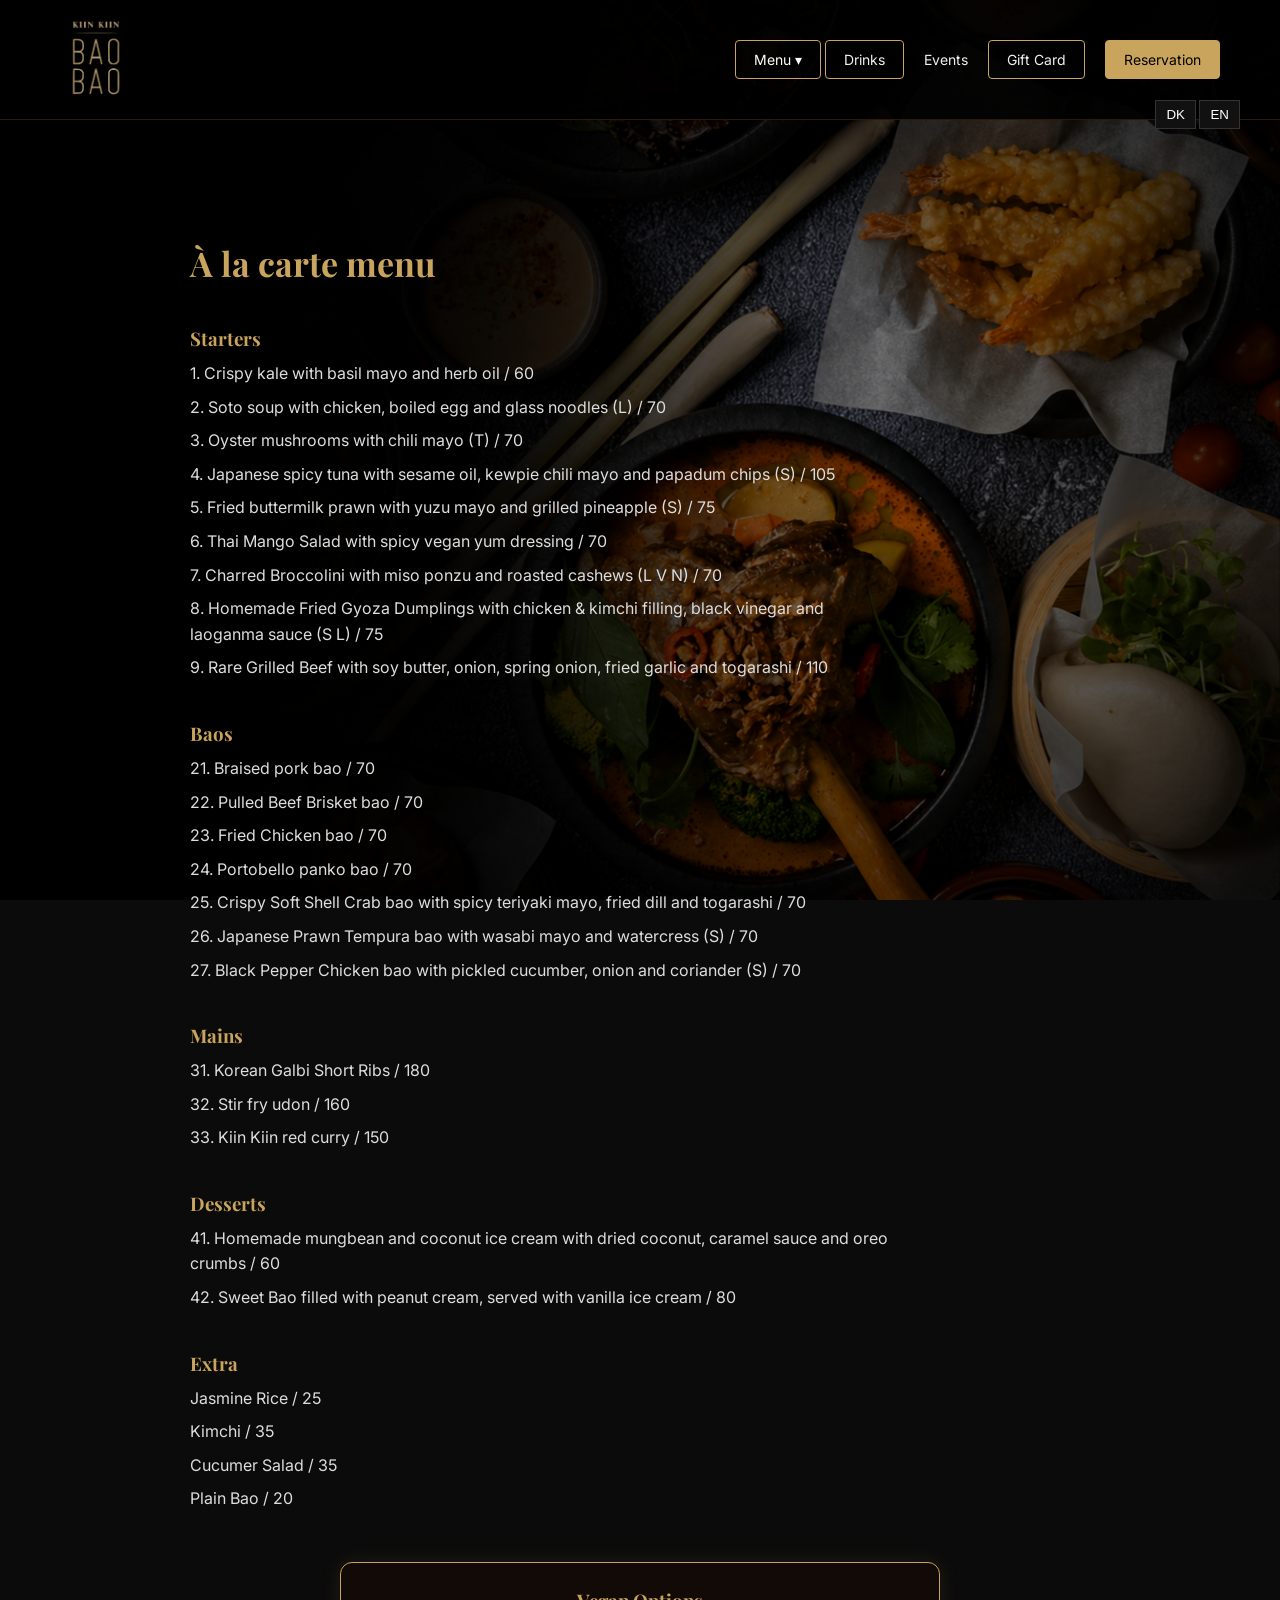
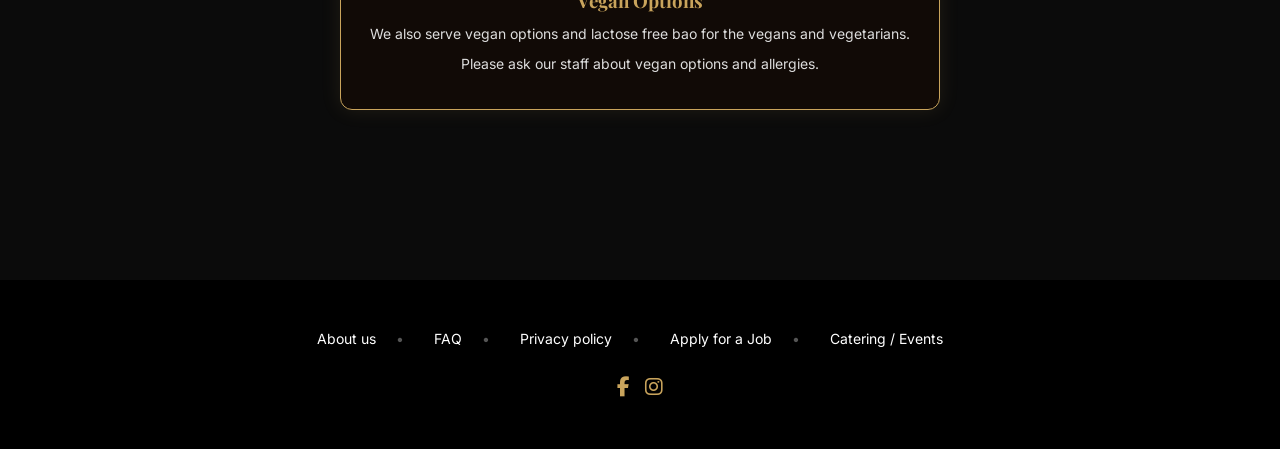
<file: menu.html>
<!DOCTYPE html>
<html lang="en">
<head>
<meta charset="UTF-8">
<meta name="viewport" content="width=device-width, initial-scale=1.0">
<title>À la carte Menu</title>
<link href="https://fonts.googleapis.com/css2?family=Playfair+Display:wght@400;600;700&family=Inter:wght@300;400&display=swap" rel="stylesheet">
<link rel="stylesheet" href="style.css">
<link rel="stylesheet" href="https://cdnjs.cloudflare.com/ajax/libs/font-awesome/6.5.1/css/all.min.css">
</head>

<body class="menu-bg">

<nav class="navbar">
    <a href="index.html">
        <img src="images/logo.png" class="logo" alt="Kiin Bao Bao logo">
    </a>

    <div class="nav-links">
        <div class="dropdown">
            <button class="dropbtn btn-outline" type="button">Menu ▾</button>
            <a href ="drinks.html" target="_blank" class="btn-outline">Drinks</a>
            <div class="dropdown-content">
                
                <a href="3course.html">3-course Menu</a>
                <a href="tasting.html">Tasting Menu</a>
                <a href="kids.html">Kids Menu</a>
            </div>
        </div>

        <a href="#">Events</a>

        <a href="https://kiinkiingifts.dk/kiin/" target="_blank" rel="noopener noreferrer" class="btn-outline">Gift Card</a>
        <a href="https://book.easytable.com/book/?id=2a075" target="_blank" rel="noopener noreferrer" class="btn">Reservation</a>
    </div>
</nav>

<!-- LANGUAGE TOGGLE -->
<div class="lang-toggle">
    <button onclick="setLang('dk')">DK</button>
    <button onclick="setLang('en')">EN</button>
</div>

<!-- DANISH -->
<section class="menu-page menu dk">

    <h2>À la carte menukort</h2>

    <h3>Små retter</h3>
    <p>1. Sprød grønkål med basilikummayo og urteolie / 60</p>
    <p>2. Soto-suppe med kylling, kogt æg og glasnudler (L) / 70</p>
    <p>3. Østerssvampe med chilimayo (T) / 70</p>
    <p>4. Japansk krydret tun med sesamolie, kewpie chili mayo og papadumchips (S) / 105</p>
    <p>5. Friteret kærnemælksreje med yuzu mayo og grillet ananas (S) / 75</p>
    <p>6. Thai mango salat med krydret vegansk yum dressing / 70</p>
    <p>7. Grillet broccolini med miso ponzu og ristede cashewnødder (L V N) / 70</p>
    <p>8. Hjemmelavede stegte gyoza med kylling- og kimchi-fyld, sort eddike og laoganma-sauce (S L) / 75</p>
    <p>9. Rare-grillet oksekød med soyasmør, løg, forårsløg, stegt hvidløg og togarashi / 110</p>

    <h3>Baos</h3>
    <p>21. Braiseret svinekød bao / 70</p>
    <p>22. Pulled Beef Brisket bao / 70</p>
    <p>23. Stegt kylling bao / 70</p>
    <p>24. Portobellosvampe bao / 70</p>
    <p>25. Crispy softshell krabbe med spicy teriyaki mayo, stegt dild og togarashi / 70</p>
    <p>26. Tempura rejer med wasabi mayo og brøndkarse (S) / 70</p>
    <p>27. Sort peber-kyllingebao med syltede agurker, løg og koriander (S) / 70</p>

    <h3>Hovedret</h3>
    <p>31. Koreanske Galbi Short Ribs / 180</p>
    <p>32. Stir fry udon-nudler / 160</p>
    <p>33. Kiin Kiin rød karry / 150</p>

    <h3>Dessert</h3>
    <p>41. Hjemmelavet mungbønne-is med tørret kokos, karamelsauce og oreo-krummer / 60</p>
    <p>42. Sød bao fyldt med peanutcreme og serveret med vaniljeis / 80</p>

    <h3>Ekstra</h3>
    <p>Jasmine Ris / 25 <br>

Kimchi / 35 <br>

Agurkesalat / 35 <br>

Almindelig Bao / 20</p>

    <div class="vegan-note">
        <h3>Veganske muligheder</h3>
        <p>Vi serverer også veganske muligheder og laktosefri bao til veganere og vegetarer.</p>
        <p>Spørg venligst vores personale om veganske muligheder og allergier.</p>
    </div>

</section>

<!-- ENGLISH -->
<section class="menu-page menu en">

    <h2>À la carte menu</h2>

    <h3>Starters</h3>
    <p>1. Crispy kale with basil mayo and herb oil / 60</p>
    <p>2. Soto soup with chicken, boiled egg and glass noodles (L) / 70</p>
    <p>3. Oyster mushrooms with chili mayo (T) / 70</p>
    <p>4. Japanese spicy tuna with sesame oil, kewpie chili mayo and papadum chips (S) / 105</p>
    <p>5. Fried buttermilk prawn with yuzu mayo and grilled pineapple (S) / 75</p>
    <p>6. Thai Mango Salad with spicy vegan yum dressing / 70</p>
    <p>7. Charred Broccolini with miso ponzu and roasted cashews (L V N) / 70</p>
    <p>8. Homemade Fried Gyoza Dumplings with chicken & kimchi filling, black vinegar and laoganma sauce (S L) / 75</p>
    <p>9. Rare Grilled Beef with soy butter, onion, spring onion, fried garlic and togarashi / 110</p>

    <h3>Baos</h3>
    <p>21. Braised pork bao / 70</p>
    <p>22. Pulled Beef Brisket bao / 70</p>
    <p>23. Fried Chicken bao / 70</p>
    <p>24. Portobello panko bao / 70</p>
    <p>25. Crispy Soft Shell Crab bao with spicy teriyaki mayo, fried dill and togarashi / 70</p>
    <p>26. Japanese Prawn Tempura bao with wasabi mayo and watercress (S) / 70</p>
    <p>27. Black Pepper Chicken bao with pickled cucumber, onion and coriander (S) / 70</p>

    <h3>Mains</h3>
    <p>31. Korean Galbi Short Ribs / 180</p>
    <p>32. Stir fry udon / 160</p>
    <p>33. Kiin Kiin red curry / 150</p>

    <h3>Desserts</h3>
    <p>41. Homemade mungbean and coconut ice cream with dried coconut, caramel sauce and oreo crumbs / 60</p>
    <p>42. Sweet Bao filled with peanut cream, served with vanilla ice cream / 80</p>
    <h3>Extra</h3>
    <p>Jasmine Rice / 25</p>
    <p>Kimchi / 35</p>
    <p>Cucumer Salad / 35</p>
    <p>Plain Bao / 20</p>
    <div class="vegan-note">
        <h3>Vegan Options</h3>
        <p>We also serve vegan options and lactose free bao for the vegans and vegetarians.</p>
        <p>Please ask our staff about vegan options and allergies.</p>
    </div>

</section>

<script>
function setLang(lang) {
    document.querySelectorAll('.dk').forEach(el => el.style.display = lang === 'dk' ? 'block' : 'none');
    document.querySelectorAll('.en').forEach(el => el.style.display = lang === 'en' ? 'block' : 'none');
}
setLang('en');

/* DROPDOWN */
const dropdowns = document.querySelectorAll('.dropdown');
dropdowns.forEach(dropdown => {
    let timeout;
    dropdown.addEventListener('mouseenter', () => {
        clearTimeout(timeout);
        dropdown.classList.add('active');
    });
    dropdown.addEventListener('mouseleave', () => {
        timeout = setTimeout(() => dropdown.classList.remove('active'), 600);
    });
});
</script>
<div class="footer-clean">

    <div class="footer-links">
        <a href="about.html" onclick="openAboutPopup()">About us</a>
        <a href="faq.html">FAQ</a>
        <a href="privacy.html">Privacy policy</a>
        <a href="job.html">Apply for a Job</a>
        <a href="events.html">Catering / Events</a>
    </div>

    <div class="footer-social">
       

        <div class="socials">
             <a href="https://www.facebook.com/kiinkiinbaobao" target="_blank" rel="noopener noreferrer" aria-label="Facebook">
                <i class="fab fa-facebook-f"></i>
            </a>
            <a href="https://www.instagram.com/kiinkiinbaobao/" target="_blank" rel="noopener noreferrer" aria-label="Instagram">
                <i class="fab fa-instagram"></i> </a>
        </div>
    </div>

</div>
</body>
</html>
</file>
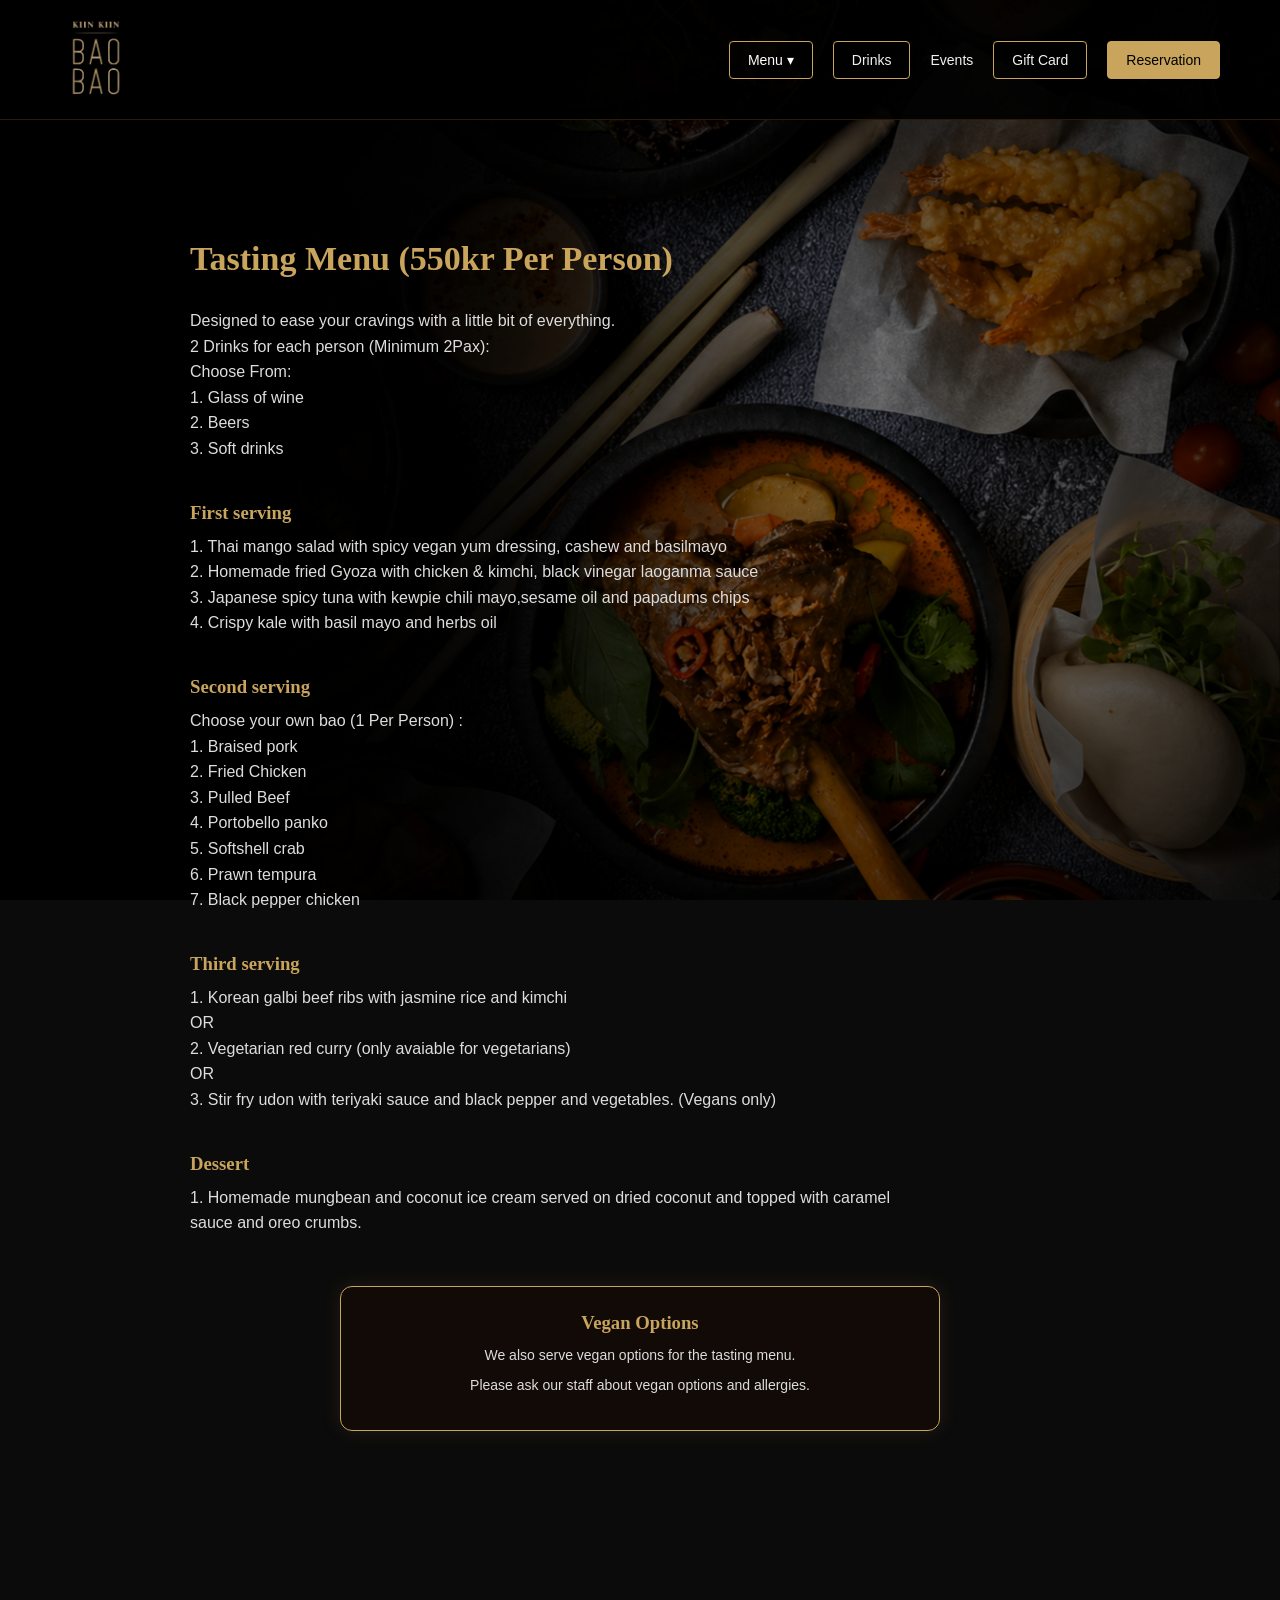
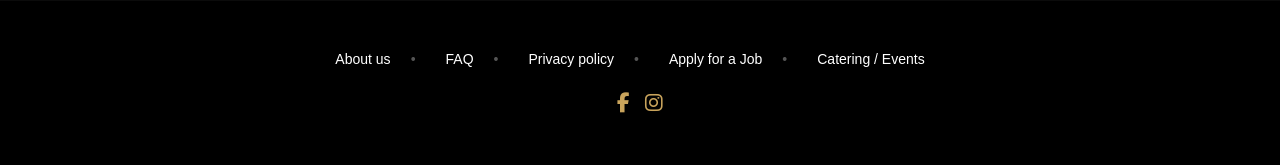
<file: tasting.html>
<!DOCTYPE html>
<html lang="en">
<head>
<meta charset="UTF-8">
<meta name = "viewport" content="width=device-width", initial-scale="1.0">
<title>Tasting Menu</title>
<link rel="stylesheet" href="style.css">
<link rel="stylesheet" href="https://cdnjs.cloudflare.com/ajax/libs/font-awesome/6.5.1/css/all.min.css">
</head>

<body class="menu-bg">
    

    

<nav class="navbar">
    <a href="index.html">
    <img src="images/logo.png" class="logo">

    <div class="nav-links">

        

        <div class="dropdown">
            <button class="dropbtn btn-outline">Menu ▾</button>
            <div class="dropdown-content">
                <a href="menu.html">À la carte</a>
                <a href="3course.html">3-course Menu</a>
                <a href="kids.html">Kids Menu</a>
            </div>
        </div>
          <a href ="drinks.html" target="_blank" class="btn-outline">Drinks</a>

        <a href="#">Events</a>

        <a href="https://kiinkiingifts.dk/kiin/" target="_blank" class="btn-outline">Gift Card</a>
        <a href="https://book.easytable.com/book/?id=2a075" target="_blank" class="btn">Reservation</a>
    </div>

    
</nav>


<section class="menu-page">

<h2>Tasting Menu (550kr Per Person)</h2>

<p>Designed to ease your cravings with a little bit of everything.<br>2 Drinks for each person (Minimum 2Pax): <br>

Choose From: <br>1. Glass of wine <br>2. Beers <br>3. Soft drinks</p>

<h3>First serving</h3>
<p>1. Thai mango salad with spicy vegan yum dressing, cashew and basilmayo

<br>2. Homemade fried Gyoza with chicken & kimchi, black vinegar laoganma sauce
<br>3. Japanese spicy tuna with kewpie chili mayo,sesame oil and papadums chips
<br>4. Crispy kale with basil mayo and herbs oil</p>

<h3>Second serving</h3>
<p>Choose your own bao (1 Per Person) : <br>1. Braised pork  <br>2. Fried Chicken <br>3. Pulled Beef <br>4. Portobello panko  <br>5. Softshell crab <br>6. Prawn tempura <br>7. Black pepper chicken</p>

<h3>Third serving</h3>
<p>
1. Korean galbi beef ribs with jasmine rice and kimchi <br> OR <br>2. Vegetarian red curry (only avaiable for vegetarians)<br> OR <br> 3. Stir fry udon with teriyaki sauce and black pepper and vegetables. (Vegans only)</p>

<h3>Dessert</h3>
<p>1. Homemade mungbean and coconut ice cream served on dried coconut and topped with caramel sauce and oreo crumbs.</p>

<div class="vegan-note">
    <h3>Vegan Options</h3>
    <p>We also serve vegan options for the tasting menu.</p>
    <p>Please ask our staff about vegan options and allergies.</p>
</div>
</section>
<div class="footer-clean">

    <div class="footer-links">
        <a href="about.html" onclick="openAboutPopup()">About us</a>
        <a href="faq.html">FAQ</a>
        <a href="privacy.html">Privacy policy</a>
        <a href="job.html">Apply for a Job</a>
        <a href="events.html">Catering / Events</a>
    </div>

    <div class="footer-social">
        

        <div class="socials">
            <a href="https://www.facebook.com/kiinkiinbaobao" target="_blank" rel="noopener noreferrer" aria-label="Facebook">
                <i class="fab fa-facebook-f"></i>
            </a>
            <a href="https://www.instagram.com/kiinkiinbaobao/" target="_blank" rel="noopener noreferrer" aria-label="Instagram">
                <i class="fab fa-instagram"></i> </a>
        </div>
    </div>

</div>

</body>
</html>
</file>
<file: style.css>
/* RESET */
* {
    margin: 0;
    padding: 0;
    box-sizing: border-box;
}

:root {
    --gold: #c9a45c;
    --border: #2a1a08;
}

/* BASE */
html {
    scroll-behavior: smooth;
}

body {
    font-family: 'Inter', sans-serif;
    color: #f5f5f5;
    background: #0b0b0b;
    overflow-x: hidden;
}

/* BACKGROUND */
body::before {
    content: "";
    position: fixed;
    inset: 0;
    background: url("images/background.png") no-repeat center center / cover;
    z-index: -2;
}

body::after {
    content: "";
    position: fixed;
    inset: 0;
    background: radial-gradient(circle at center, rgba(0,0,0,0.35) 40%, rgba(0,0,0,0.88) 85%);
    z-index: -1;
}

/* NAVBAR */
.navbar {
    display: flex;
    justify-content: space-between;
    align-items: center;
    padding: 20px 60px;
    background: rgba(0,0,0,0.9);
    border-bottom: 1px solid var(--border);
    position: relative;
    z-index: 1000;
}

.logo {
    height: 75px;
}

.nav-links {
    display: flex;
    align-items: center;
    gap: 20px;
    flex-wrap: wrap;
}

.nav-links a,
.dropbtn {
    color: #f0f0f0;
    font-size: 14px;
    text-decoration: none;
    transition: color 0.3s;
    font-family: 'Inter', sans-serif;
}

.nav-links a:hover,
.dropbtn:hover {
    color: var(--gold);
}

/* DROPDOWN */
.dropdown {
    position: relative;
}

.dropbtn {
    background: none;
    border: none;
    cursor: pointer;
    padding: 0;
}

.dropdown-content {
    position: absolute;
    top: 30px;
    left: 8px;
    min-width: 170px;
    background: #111;
    border: 1px solid var(--border);
    border-radius: 6px;
    overflow: hidden;
    opacity: 0;
    visibility: hidden;
    transform: translateY(10px);
    transition: opacity 0.3s, transform 0.3s, visibility 0.3s;
    z-index: 1100;
}

.dropdown.active .dropdown-content,
.dropdown:hover .dropdown-content {
    opacity: 1;
    visibility: visible;
    transform: translateY(0);
}

.dropdown-content a {
    display: block;
    padding: 10px 14px;
    color: #f0f0f0;
    text-decoration: none;
    transition: color 0.3s, background 0.3s;
}

.dropdown-content a:hover {
    color: var(--gold);
    background: rgba(201,164,92,0.08);
}

/* BUTTONS */
.btn,
.btn-outline,
.btn-dark {
    display: inline-block;
    text-decoration: none;
    border-radius: 4px;
    padding: 10px 18px;
    transition: all 0.3s;
}

.btn {
    background: var(--gold);
    color: #000 !important;
    border: 1px solid var(--gold);
}

.btn:hover {
    opacity: 0.9;
}

.btn-outline {
    background: transparent;
    color: #fff;
    border: 1px solid var(--gold);
}

.btn-outline:hover {
    background: var(--gold);
    color: #000 !important;
}

.btn-dark {
    background: #111;
    color: #fff;
    border: 1px solid #333;
}

.btn-dark:hover {
    border-color: var(--gold);
    color: var(--gold);
}

/* HERO */
.hero {
    display: flex;
    justify-content: space-between;
    align-items: center;
    padding: 140px 100px;
    gap: 40px;
}

.hero-text {
    max-width: 500px;
}

.sub {
    font-size: 12px;
    letter-spacing: 2px;
    color: #ccc;
}

.hero h1 {
    font-family: 'Playfair Display', serif;
    font-size: 80px;
    font-weight: 600;
    line-height: 1.1;
}


.hero h1 span {
    color: var(--gold);
    font-style: italic;
}

.hero p {
    margin: 20px 0;
    color: #ddd;
}

.hero-buttons {
    display: flex;
    gap: 15px;
    margin-top: 40px;
    flex-wrap: wrap;
}

.hero-buttons a {
    text-decoration: none;
}

/* HERO IMAGE */
.hero-image img {
    width: 400px;
    max-width: 100%;
    border-radius: 50%;
    border: 6px solid var(--gold);
    cursor: pointer;
    transition: opacity 0.4s ease-in-out;
}

.hero-image img.fade-out {
    opacity: 0;
}

/* GENERAL SECTIONS */
section {
    padding: 80px 100px;
}

section h2 {
    font-family: 'Playfair Display', serif;
    font-size: 42px;
    color: var(--gold);
    margin-bottom: 20px;
}

.contact-form h2 {
    text-align: center;
}

/* GRID */
.grid {
    display: grid;
    grid-template-columns: repeat(3, 1fr);
    gap: 25px;
}

/* CARDS */
.card {
    background: rgba(20,10,5,0.8);
    border: 1px solid var(--border);
    padding: 15px;
    border-radius: 12px;
    transition: border-color 0.3s, transform 0.3s;
    cursor: pointer;
}

.card:hover {
    border-color: var(--gold);
    transform: translateY(-4px);
}

.card img {
    width: 100%;
    height: 130px;
    object-fit: cover;
    border-radius: 8px;
    margin-bottom: 12px;
}

.card h3 {
    margin-bottom: 8px;
    font-size: 18px;
    color: #f0f0f0;
}

.card span {
    color: #d4aa6a;
}

/* CONTACT */
.contact-form form {
    display: flex;
    flex-direction: column;
    max-width: 500px;
    margin: auto;
}

.contact-form input,
.contact-form textarea {
    margin-bottom: 15px;
    padding: 12px;
    background: #111;
    border: 1px solid var(--border);
    color: #f0f0f0;
    border-radius: 6px;
    font-family: 'Inter', sans-serif;
    transition: border-color 0.3s;
}

.contact-form input:focus,
.contact-form textarea:focus {
    outline: none;
    border-color: var(--gold);
}

.contact-form textarea {
    min-height: 130px;
    resize: vertical;
}
.bottom-section {
    display: grid;
    grid-template-columns: repeat(2, 1fr);
    gap: 30px;
    padding: 80px 100px;
    background: #000;
}

.other-restaurants-block,
.find-us-block {
    background: rgba(20,10,5,0.65);
    border: 1px solid var(--border);
    border-radius: 16px;
    padding: 35px;
    backdrop-filter: blur(10px);
}

.other-restaurants-block h3,
.find-us-block h3 {
    font-size: 28px;
    margin-bottom: 20px;
    font-family: 'Playfair Display', serif;
}

.restaurants-list {
    display: flex;
    flex-direction: column;
    gap: 10px;
}

.restaurants-list a {
    color: #ccc;
    text-decoration: none;
    transition: 0.3s;
}

.restaurants-list a:hover {
    color: var(--gold);
}

.find-us-block p {
    color: #ccc;
    line-height: 1.8;
    margin-bottom: 8px;
}
.receipt-note {
    margin-top: 50px;
    max-width: 280px;
    font-size: 13px;
    color: #bbb;
    line-height: 1.6;
}

@media (max-width: 768px) {

    .bottom-section {
        grid-template-columns: 1fr;
        padding: 50px 20px;
        gap: 20px;
    }

    .other-restaurants-block,
    .find-us-block {
        padding: 25px;
    }

    .other-restaurants-block h3,
    .find-us-block h3 {
        font-size: 22px;
    }

}

.footer {
    display: flex;
    flex-direction: column;
    align-items: flex-end;
    gap: 20px;
}

.socials {
    color: #d4aa6a;
    display: flex;
    font-family: 'Playfair Display', serif;
    gap: 20px;
}

.socials a {
    color: var(--gold);
    font-size: 20px;
    transition: transform 0.3s;
}

.socials a:hover {
    transform: scale(1.1);
}
.footer {
    width: 100%;
    margin: 0;
    padding: 0;
}

.footer-bottom-grid {
    display: grid;
    grid-template-columns: 1fr 1fr;
    gap: 30px;
    padding: 0 100px 80px;
    background: #000;
    align-items: stretch;
}

.footer-map,
.footer-photo {
    width: 100%;
    height: 400px;
    border-radius: 16px;
    overflow: hidden;
}

.footer-map iframe,
.footer-photo img {
    width: 100%;
    height: 100%;
    display: block;
    object-fit: cover;
    border: 0;
}
@media (max-width: 768px) {

    .footer-bottom-grid {
        grid-template-columns: 1fr;
        padding: 0 20px 50px;
        gap: 20px;
    }

    .footer-map,
    .footer-photo {
        height: 250px;
    }

}

/* BADGE */
.floating-badge {
    position: fixed;
    right: 30px;
    bottom: 30px;
    width: 110px;
    transform: rotate(15deg);
    z-index: 50;
}

/* MENU PAGE */
.menu-page {
    padding: 120px 100px;
    max-width: 800px;
    margin: auto;
}

.menu-page h2 {
    font-family: 'Playfair Display', serif;
    font-size: 50px;
    color: var(--gold);
    margin-bottom: 30px;
}

.menu-page h3 {
    color: var(--gold);
    font-family: 'Playfair Display', serif;
    margin-bottom: 10px;
}

.menu-page h3 { margin-top: 40px; }
.menu-page h4 { margin-top: 40px; }
.menu-page h5 { margin-top: 50px; margin-bottom: 15px; }

.menu-page p {
    margin-bottom: 8px;
    color: #ddd;
    line-height: 1.6;
}

/* LANGUAGE TOGGLE */
.lang-toggle {
    position: fixed;
    top: 100px;
    right: 40px;
    z-index: 1200;
}

.lang-toggle button {
    background: #111;
    border: 1px solid #333;
    color: white;
    padding: 6px 10px;
    cursor: pointer;
    transition: border-color 0.3s, color 0.3s;
}

.lang-toggle button:hover {
    border-color: var(--gold);
    color: var(--gold);
}

/* VEGAN NOTE */
.vegan-note {
    margin-top: 50px;
    padding: 25px;
    border: 1px solid var(--gold);
    background: rgba(20,10,5,0.7);
    border-radius: 12px;
    text-align: center;
    box-shadow: 0 0 20px rgba(201,164,92,0.12);
}

.vegan-note h3 {
    color: var(--gold);
    margin-top: 0;
    margin-bottom: 10px;
    font-family: 'Playfair Display', serif;
}

.vegan-note p {
    color: #ddd;
    font-size: 14px;
    margin-bottom: 8px;
}

/* FOOD MODAL */
.modal {
    display: none;
    position: fixed;
    inset: 0;
    background: rgba(0,0,0,0.75);
    justify-content: center;
    align-items: center;
    z-index: 2000;
    padding: 20px;
}

.modal-content {
    background: #111;
    border: 1px solid var(--gold);
    border-radius: 16px;
    max-width: 900px;
    width: 100%;
    overflow: hidden;
    position: relative;
    box-shadow: 0 20px 60px rgba(0,0,0,0.45);
}

.modal-content.split {
    display: grid;
    grid-template-columns: 1fr 1fr;
}

.modal-left img {
    width: 100%;
    height: 100%;
    min-height: 320px;
    object-fit: cover;
    display: block;
}

.modal-right {
    padding: 40px 30px;
    display: flex;
    flex-direction: column;
    justify-content: center;
}

.modal-right h2 {
    font-family: 'Playfair Display', serif;
    color: var(--gold);
    font-size: 36px;
    margin-bottom: 16px;
}

.modal-right p {
    color: #e0e0e0;
    line-height: 1.7;
    font-size: 15px;
}

.close-btn {
    position: absolute;
    top: 14px;
    right: 18px;
    font-size: 28px;
    color: #fff;
    cursor: pointer;
    z-index: 10;
    transition: color 0.3s;
}

.close-btn:hover {
    color: var(--gold);
}

/* MENU BACKGROUND */
.menu-bg::before {
    content: "";
    position: fixed;
    inset: 0;
    background: url("images/menu-v2.png") no-repeat center center / cover;
    z-index: -2;
}

.menu-bg::after {
    content: "";
    position: fixed;
    inset: 0;
    background: radial-gradient(circle at center, rgba(0,0,0,0.3) 30%, rgba(0,0,0,0.9) 95%);
    z-index: -1;
}

/* ─── RESPONSIVE ─────────────────────────────────────────── */

@media (max-width: 1100px) {
    .hero h1 {
        font-size: 64px;
    }

    .grid {
        grid-template-columns: repeat(2, 1fr);
    }
}

@media (max-width: 1024px) {
    .hero {
        padding: 100px 40px;
    }

    section {
        padding: 60px 40px;
    }
}

@media (max-width: 768px) {
    /* NAVBAR — logo centered top, links row below */
    .navbar {
        flex-direction: column;
        align-items: center;
        padding: 14px 16px;
        gap: 12px;
    }

    .logo {
        height: 55px;
    }

    .nav-links {
        display: flex;
        flex-direction: row;
        flex-wrap: wrap;
        justify-content: center;
        align-items: center;
        gap: 8px;
        width: 100%;
    }

    .nav-links a,
    .dropbtn {
        font-size: 12px;
    }

    .btn,
    .btn-outline,
    .btn-dark {
        padding: 6px 10px;
        font-size: 11px;
    }

    .dropdown-content {
        left: 50%;
        right: auto;
        transform: translateX(-50%) translateY(10px);
    }

    .dropdown.active .dropdown-content,
    .dropdown:hover .dropdown-content {
        transform: translateX(-50%) translateY(0);
    }

    /* HERO */
    .hero {
        flex-direction: column;
        text-align: center;
        padding: 80px 20px 40px;
    }

    .hero-text {
        max-width: 100%;
    }

    .hero h1 {
        font-size: 38px;
        line-height: 1.2;
    }
  

    .hero-buttons {
    gap: 10px;
}

.hero-buttons a {
    padding: 8px 14px;
    font-size: 13px;
}

.hero-image img {
    width: 360px;
    max-width: 100%;
}

    /* SECTIONS */
    section {
        padding: 50px 20px;
    }

    .grid {
        grid-template-columns: 1fr;
    }

    /* BOTTOM */
    .bottom-section {
        flex-direction: column;
        align-items: center;
        text-align: center;
        padding: 60px 20px;
        gap: 30px;
    }

    .restaurants-list {
        align-items: center;
    }

    .footer {
        align-items: center;
    }

    /* MENU PAGE */
    .menu-page {
        padding: 60px 20px;
    }

    /* MODAL */
    .modal-content.split {
        grid-template-columns: 1fr;
    }

    .modal-left img {
        min-height: 220px;
    }

    .modal-right {
        padding: 20px;
    }

    /* LANG TOGGLE */
    .lang-toggle {
        top: auto;
        bottom: 20px;
        right: 20px;
    }

    /* BADGE */
    .floating-badge {
        width: 90px;
        right: 15px;
        bottom: 15px;
    }

    /* BACKGROUNDS */
    body::before,
    .menu-bg::before {
        background-position: center center;
        background-size: cover;
    }
}


.menu-page {
    max-width: 1100px;
}

.footer-clean {
    background: #000;
    color: #fff;
    text-align: center;
    padding: 50px 20px;
}

.footer-links {
    display: flex;
    justify-content: center;
    flex-wrap: wrap;
    gap: 20px 30px;
    margin-bottom: 25px;
}

.footer-links a {
    color: #fff;
    text-decoration: none;
    font-size: 14px;
    transition: 0.3s;
}

.footer-links a:hover {
    color: var(--gold);
}

.footer-links a::after {
    content: "•";
    margin-left: 20px;
    color: #555;
}

.footer-links a:last-child::after {
    content: "";
}

.footer-social {
    text-align: center;
}

.socials {
    display: flex;
    justify-content: center;
    gap: 15px;
}

@media (max-width: 768px) {

    .footer-clean {
        padding: 35px 15px;
    }

    .footer-links {
        display: flex;
        flex-wrap: wrap;
        justify-content: center;
        gap: 8px 14px;
        max-width: 280px;
        margin: 0 auto 20px;
    }

    .footer-links a {
        font-size: 12px;
        white-space: nowrap;
    }

    .footer-links a::after {
        content: "•";
        margin-left: 8px;
        color: #555;
    }

    .footer-links a:last-child::after {
        content: "";
    }

    .footer-social {
        text-align: center;
        margin-top: 10px;
    }

    .socials {
        justify-content: center;
        gap: 12px;
    }

}
@media (max-width: 768px) {

    .vegan-note {
        text-align: center;
        padding: 20px;
        max-width: 100%;
    }

    .vegan-note p {
        text-align: center;
    }

}

.vegan-note {
    max-width: 600px;
    margin: 50px auto;
    text-align: center;
}

.menu-page ul {
    max-width: 700px;
    margin: 10px 0 20px;
    padding-left: 20px;
    color: #ccc;
    line-height: 1.7;
}

.menu-page li {
    margin-bottom: 6px;
}

.menu-page p {
    max-width: 700px;
}

/* FAQ BACKGROUND */
.faq-bg::before {
    content: "";
    position: fixed;
    inset: 0;
    background: url("images/faq.png") no-repeat center/cover;
    z-index: -2;
}

.faq-bg::after {
    content: "";
    position: fixed;
    inset: 0;
    background: radial-gradient(circle at center, rgba(0,0,0,0.2) 30%, rgba(0,0,0,0.9) 90%);
    z-index: -1;
}

/* DARK LEFT OVERLAY */
.faq-overlay {
    position: fixed;
    top: 0;
    left: 0;
    width: 55%;
    height: 100%;
    background: linear-gradient(to right, rgba(0,0,0,0.95), rgba(0,0,0,0.7), transparent);
    z-index: -1;
}

/* TOP BUTTONS */
.faq-top {
    position: absolute;
    top: 20px;
    left: 30px;
    display: flex;
    gap: 15px;
}

/* LAYOUT */
.faq-hero {
    display: flex;
    padding: 120px 100px;
}

/* LEFT SIDE */
.faq-left {
    max-width: 600px;
}

.faq-left h1 {
    font-size: 70px;
    font-family: 'Playfair Display', serif;
}

.faq-left span {
    color: var(--gold);
}

.faq-left p {
    margin-top: 15px;
    color: #ccc;
}

/* SEARCH */
.faq-search {
    margin-top: 25px;
    padding: 12px 18px;
    width: 100%;
    max-width: 400px;
    background: #111;
    border: 1px solid var(--gold);
    border-radius: 30px;
    color: white;
}

/* FAQ ITEMS */
.faq-item {
    background: rgba(20,10,5,0.8);
    border: 1px solid var(--border);
    padding: 15px;
    border-radius: 10px;
    margin-top: 15px;
}

.faq-question {
    cursor: pointer;
    font-weight: bold;
}

.faq-answer {
    margin-top: 10px;
    display: none;
    color: #ccc;
}

.faq-answer.active {
    display: block;
}
@media (max-width: 768px) {

    /* Layout */
    .faq-hero {
        padding: 80px 20px;
        display: block;
    }

    /* Overlay fix */
    .faq-overlay {
        width: 100%;
        background: linear-gradient(
            to bottom,
            rgba(0,0,0,0.95),
            rgba(0,0,0,0.85),
            rgba(0,0,0,0.6)
        );
    }

    /* Headline */
    .faq-left h1 {
        font-size: 36px;
        line-height: 1.2;
        text-align: center;
    }

    .faq-left p {
        text-align: center;
        font-size: 14px;
    }

    /* Search bar */
    .faq-search {
        width: 100%;
        max-width: 100%;
        margin: 20px auto;
        display: block;
    }

    /* FAQ cards */
    .faq-item {
        padding: 12px;
        border-radius: 8px;
    }

    .faq-question {
        font-size: 14px;
    }

    .faq-answer {
        font-size: 13px;
    }

}
@media (max-width: 768px) {

    .faq-bg::before {
        background-position: center center !important;
        background-size: cover !important;
        background-repeat: no-repeat !important;
    }

}

.about-bg::before {
    content: "";
    position: fixed;
    inset: 0;
    background: url("images/background.png") no-repeat center/cover;
    z-index: -2;
}

.about-bg::after {
    content: "";
    position: fixed;
    inset: 0;
    background: radial-gradient(circle at center, rgba(0,0,0,0.2) 30%, rgba(0,0,0,0.9) 90%);
    z-index: -1;
}

.about-overlay {
    position: fixed;
    top: 0;
    left: 0;
    width: 55%;
    height: 100%;
    background: linear-gradient(to right, rgba(0,0,0,0.95), rgba(0,0,0,0.7), transparent);
    z-index: -1;
}

.page-topbar {
    position: absolute;
    top: 20px;
    left: 30px;
    right: 30px;
    display: flex;
    justify-content: space-between;
    align-items: center;
    z-index: 100;
}

.page-logo {
    height: 70px;
    width: auto;
}

.about-hero {
    display: block;
    padding: 170px 20px 50px;
    text-align: center !important; 

}

.about-section {
    margin-top: 20px !important;
}
.about-left {
    max-width: 650px;
    margin-top: 40px;
}

.about-left h1 {
    font-size: 70px;
    font-family: 'Playfair Display', serif;
    line-height: 1.1;
}

.about-left span {
    color: var(--gold);
}

.about-left p {
    margin-top: 20px;
    color: #ccc;
    line-height: 1.8;
}

.about-section {
    padding: 80px 100px;
    display: flex;
    flex-direction: column;
    gap: 70px;
}

.about-block {
    display: flex;
    align-items: center;
    gap: 50px;
}

.about-block.reverse {
    flex-direction: row-reverse;
}

.about-block img {
    width: 50%;
    height: 350px;
    object-fit: cover;
    border-radius: 14px;
    transition: 0.3s;
}

.about-block img:hover {
    transform: scale(1.02);
}

.about-text {
    width: 50%;
}

.about-text h3 {
    font-size: 30px;
    font-family: 'Playfair Display', serif;
    margin-bottom: 15px;
    color: #c9a45c;
}

.about-text p {
    color: #ccc;
    line-height: 1.8;
}

.brand-showcase {
    padding: 80px 100px;
    text-align: center;
}

.brand-showcase h2 {
    font-size: 42px;
    margin-bottom: 50px;
    font-family: 'Playfair Display', serif;
}

.brand-grid {
    display: grid;
    grid-template-columns: repeat(3, 1fr);
    gap: 30px;
}

.brand-card {
    background: rgba(20,10,5,0.6);
    border: 1px solid var(--border);
    padding: 30px 25px;
    border-radius: 14px;
    transition: 0.3s;
}

.brand-card:hover {
    transform: translateY(-5px);
    border-color: var(--gold);
}

.brand-card img {
    height: 80px;
    object-fit: contain;
    margin-bottom: 20px;
}

.brand-card p {
    color: #ccc;
    line-height: 1.6;
    font-size: 14px;
}

.owners-section {
    padding: 80px 100px;
    text-align: center;
}

.owners-section h2 {
    font-size: 42px;
    font-family: 'Playfair Display', serif;
    margin-bottom: 40px;
}

.owners-grid {
    display: flex;
    justify-content: center;
}

.owner-card {
    max-width: 550px;
    width: 100%;
    background: rgba(20,10,5,0.6);
    border: 1px solid var(--border);
    padding: 25px;
    border-radius: 14px;
    text-align: center;
}

.owner-card img {
    width: 100%;
    max-width: 450px;
    height: 400px;
    object-fit: cover;
    border-radius: 12px;
    display: block;
    margin: 0 auto 20px;
}

.owner-card h3 {
    font-size: 24px;
    margin-bottom: 10px;
    font-family: 'Playfair Display', serif;
    color: #c9a45c;
}

.owner-card p {
    color: #ccc;
    line-height: 1.7;
}

@media (max-width: 768px) {
    .about-bg::before {
        background-position: center center !important;
        background-size: cover !important;
    }

    .about-overlay {
        width: 100%;
        background: rgba(0,0,0,0.78);
    }

    .page-topbar {
        top: 15px;
        left: 20px;
        right: 20px;
    }
    .about-hero {
        display: block;
        padding: 170px 20px 50px;
        text-align: center;
    }
    .about-section {
    margin-top: 80px;
}

    .about-left {
        max-width: 100%;
        margin-top: 50px;
    }

    .about-left h1 {
        font-size: 40px;
        line-height: 1.15;
    }

    .about-left p {
        font-size: 14px;
        line-height: 1.7;
    }

    .about-section {
        padding: 50px 20px;
        gap: 50px;
    }

    .about-block,
    .about-block.reverse {
        flex-direction: column;
        gap: 50px;
    }

    .about-block img {
        width: 100%;
        height: 230px;
    }

    .about-text {
        width: 100%;
        text-align: center;
    }

    .about-text h3 {
        font-size: 24px;
        color:#c9a45c;
    }

    .about-text p {
        font-size: 14px;
    }

    .brand-showcase {
        padding: 50px 20px;
    }

    .brand-showcase h2 {
        font-size: 30px;
    }

    .brand-grid {
        grid-template-columns: 1fr;
        gap: 20px;
    }

    .brand-card {
        padding: 20px;
    }

    .brand-card img {
        height: 60px;
    }

    .brand-card p {
        font-size: 14px;
    }

    .owners-section {
        padding: 50px 20px;
    }

    .owners-section h2 {
        font-size: 30px;
    }

    .owner-card {
        padding: 20px;
    }

    .owner-card img {
        width: 100%;
        max-width: 100%;
        height: 260px;
    }

    .owner-card h3 {
        font-size: 22px;
    }

    .owner-card p {
        font-size: 14px;
    }
}

.jobs-bg::before {
    content: "";
    position: fixed;
    inset: 0;
    background: url("images/job.png") no-repeat center/cover;
    z-index: -2;
}

.jobs-bg::after {
    content: "";
    position: fixed;
    inset: 0;
    background: radial-gradient(circle at center, rgba(0,0,0,0.2) 30%, rgba(0,0,0,0.9) 90%);
    z-index: -1;
}

.jobs-overlay {
    position: fixed;
    top: 0;
    left: 0;
    width: 55%;
    height: 100%;
    background: linear-gradient(to right, rgba(0,0,0,0.95), rgba(0,0,0,0.7), transparent);
    z-index: -1;
}

.jobs-hero {
    padding: 180px 100px 80px;
}

.jobs-left {
    max-width: 650px;
    gap : 50px;
}

.jobs-left a.btn {
    display: inline-block;
    margin-top: 35px;
}

.jobs-left h1 {
    font-size: 70px;
    font-family: 'Playfair Display', serif;
}

.jobs-left span {
    color: var(--gold);
}

.jobs-left p {
    margin-top: 20px;
    color: #ccc;
    line-height: 1.8;
}

.job-listings {
    display: grid;
    grid-template-columns: repeat(3, 1fr);
    gap: 30px;
    padding: 0 100px 100px;
}

.job-card {
    background: rgba(20,10,5,0.6);
    border: 1px solid var(--border);
    padding: 25px;
    border-radius: 14px;
}

.job-card h3 {
    font-size: 24px;
    margin-bottom: 10px;
    font-family: 'Playfair Display', serif;
}

.job-card p {
    color: #ccc;
    line-height: 1.7;
}
@media screen and (max-width: 768px) {

    .jobs-bg::before {
        background-position: center center !important;
        background-size: cover !important;
    }

    .jobs-overlay {
        width: 100% !important;
        background: rgba(0,0,0,0.78) !important;
    }

    .page-topbar {
        top: 15px !important;
        left: 20px !important;
        right: 20px !important;
    }

    .page-logo {
        height: 50px !important;
    }

    .jobs-hero {
        padding: 140px 20px 50px !important;
        text-align: center !important;
        display: block !important;
    }

    .jobs-left {
        max-width: 100% !important;
        margin: 0 auto !important;
    }

    .jobs-left h1 {
        font-size: 38px !important;
        line-height: 1.2 !important;
    }

    .jobs-left p {
        font-size: 14px !important;
        line-height: 1.7 !important;
    }

    .jobs-left a.btn {
        margin-top: 25px !important;
        display: inline-block !important;
    }

    .job-listings {
        grid-template-columns: 1fr !important;
        gap: 20px !important;
        padding: 0 20px 60px !important;
    }

    .job-card {
        padding: 20px !important;
    }

    .job-card h3 {
        font-size: 20px !important;
    }

    .job-card p {
        font-size: 14px !important;
    }

}
.events-bg::before {
    content: "";
    position: fixed;
    inset: 0;
    background: url("./events/backpage.jpg") no-repeat center/cover;
    z-index: -2;
}
.events-feature {
    padding: 80px 100px 100px;
    display: flex;
    justify-content: center;
}

.events-feature {
    min-height: 100vh;
    display: flex;
    justify-content: center;
    align-items: center;
    padding: 140px 20px 80px;
}
.events-feature-card {
    max-width: 1000px;
    width: 100%;
    background: rgba(20,10,5,0.72);
    border: 1px solid var(--border);
    border-radius: 20px;
    padding: 50px;
    text-align: center;
    backdrop-filter: blur(10px);
}

.events-feature-card h2 {
    font-size: 48px;
    font-family: 'Playfair Display', serif;
    margin-bottom: 20px;
}

.events-subtitle {
    font-size: 18px;
    color: var(--gold);
    margin-bottom: 25px;
}

.events-feature-card p {
    color: #ccc;
    line-height: 1.8;
    max-width: 750px;
    margin: 0 auto 20px;
}

.events-highlights {
    display: grid;
    grid-template-columns: repeat(3, 1fr);
    gap: 25px;
    margin: 40px 0;
}

.highlight-box {
    background: rgba(0,0,0,0.25);
    border: 1px solid rgba(255,255,255,0.08);
    padding: 25px;
    border-radius: 14px;
}

.highlight-box h3 {
    font-size: 22px;
    margin-bottom: 10px;
    font-family: 'Playfair Display', serif;
    color: var(--gold);
}

.highlight-box p {
    font-size: 14px;
    margin: 0;
}

.footer-clean {
    background: #000;
    color: #fff;
    text-align: center;
    padding: 50px 20px;
}

.footer-links {
    display: flex;
    justify-content: center;
    flex-wrap: wrap;
    gap: 20px 30px;
    margin-bottom: 25px;
}

.footer-links a {
    color: #fff;
    text-decoration: none;
    font-size: 14px;
    transition: 0.3s;
}

.footer-links a:hover {
    color: var(--gold);
}

.footer-links a::after {
    content: "•";
    margin-left: 20px;
    color: #555;
}

.footer-links a:last-child::after {
    content: "";
}

.footer-social {
    text-align: center;
}

.socials {
    display: flex;
    justify-content: center;
    gap: 15px;
}

@media (max-width: 768px) {

    .footer-clean {
        padding: 35px 15px;
    }

    .footer-links {
        gap: 8px 14px;
        max-width: 280px;
        margin: 0 auto 20px;
    }

    .footer-links a {
        font-size: 12px;
        white-space: nowrap;
    }

    .footer-links a::after {
        margin-left: 8px;
    }

}

.catering-contact {
    font-size: 24px;
    font-family: 'Playfair Display', serif;
    color: #fff;
    text-align: center;
    line-height: 1.4;
}

.catering-contact a {
    color: var(--gold);
    text-decoration: none;
}

.catering-contact a:hover {
    text-decoration: underline;
}
.events-feature-card .catering-contact {
    font-size: 24px;
    font-family: 'Playfair Display', serif;
    color: #fff;
    text-align: center;
}

.events-cta-group {
    display: flex;
    flex-direction: column;
    align-items: center;
    gap: 30px;
}

@media screen and (max-width: 768px) {

    .events-bg::before {
        background-position: center center !important;
        background-size: cover !important;
    }

    .events-overlay {
        width: 100% !important;
        background: rgba(0,0,0,0.78) !important;
    }

    .page-topbar {
        top: 15px !important;
        left: 20px !important;
        right: 20px !important;
    }

    .page-logo {
        height: 50px !important;
    }

    .events-feature {
        padding: 140px 20px 60px !important;
        min-height: auto !important;
        display: block !important;
    }

    .events-feature-card {
        width: 100% !important;
        max-width: 100% !important;
        padding: 30px 20px !important;
        margin: 0 auto !important;
    }

    .events-feature-card h2 {
        font-size: 32px !important;
        line-height: 1.2 !important;
        text-align: center !important;
    }

    .events-subtitle {
        font-size: 15px !important;
        text-align: center !important;
    }

    .events-feature-card p {
        font-size: 14px !important;
        line-height: 1.7 !important;
        text-align: center !important;
    }

    .events-highlights {
        display: grid !important;
        grid-template-columns: 1fr !important;
        gap: 15px !important;
        margin: 30px 0 !important;
    }

    .highlight-box {
        padding: 18px !important;
    }

    .highlight-box h3 {
        font-size: 20px !important;
    }

    .highlight-box p {
        font-size: 13px !important;
    }

    .events-cta-group {
        display: flex !important;
        flex-direction: column !important;
        align-items: center !important;
        gap: 20px !important;
    }

    .catering-contact {
        font-size: 18px !important;
        text-align: center !important;
        line-height: 1.4 !important;
    }

}


.page-topbar {
    position: absolute;
    top: 20px;
    left: 30px;
    right: 30px;
    display: flex;
    justify-content: space-between;
    align-items: center;
    z-index: 100;
}

.page-logo {
    height: 70px;
    width: auto;
}
    section h2,
    .menu-page h2 {
        font-size: 34px;
    }
</file>
